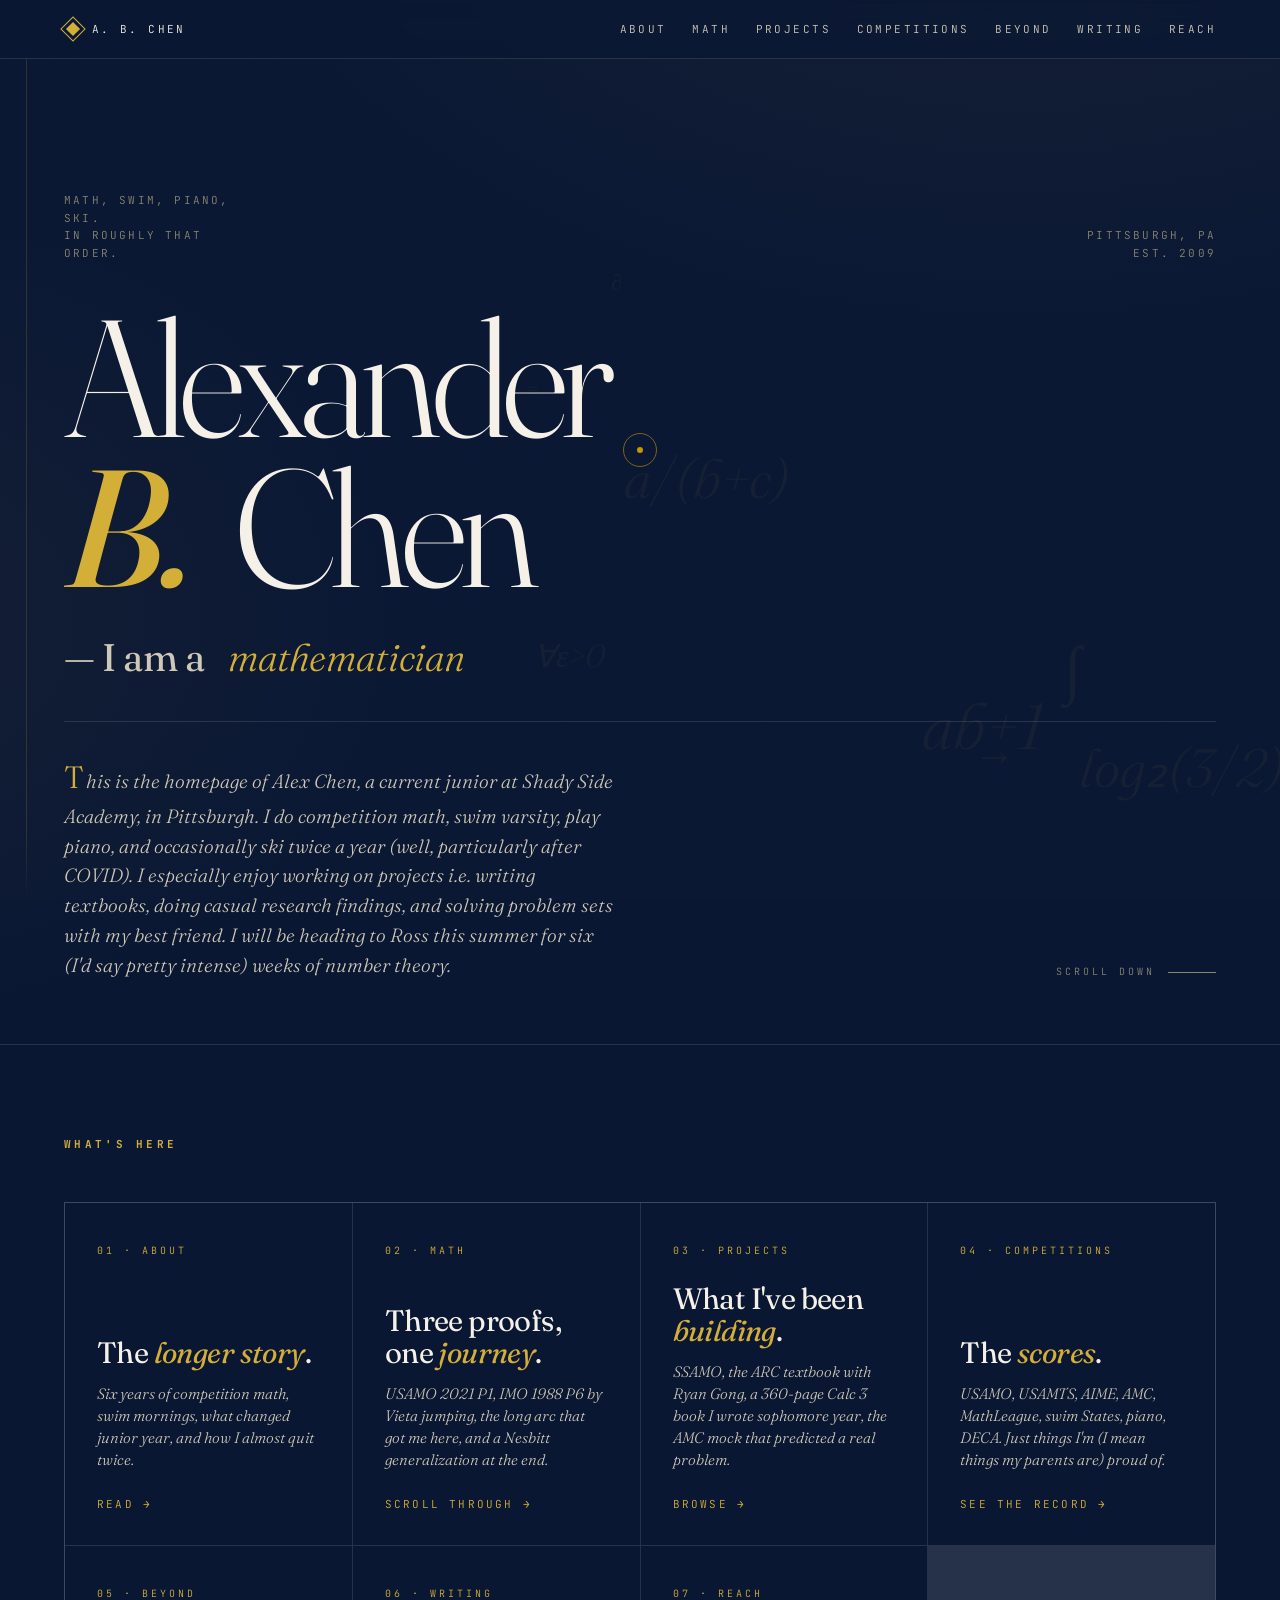
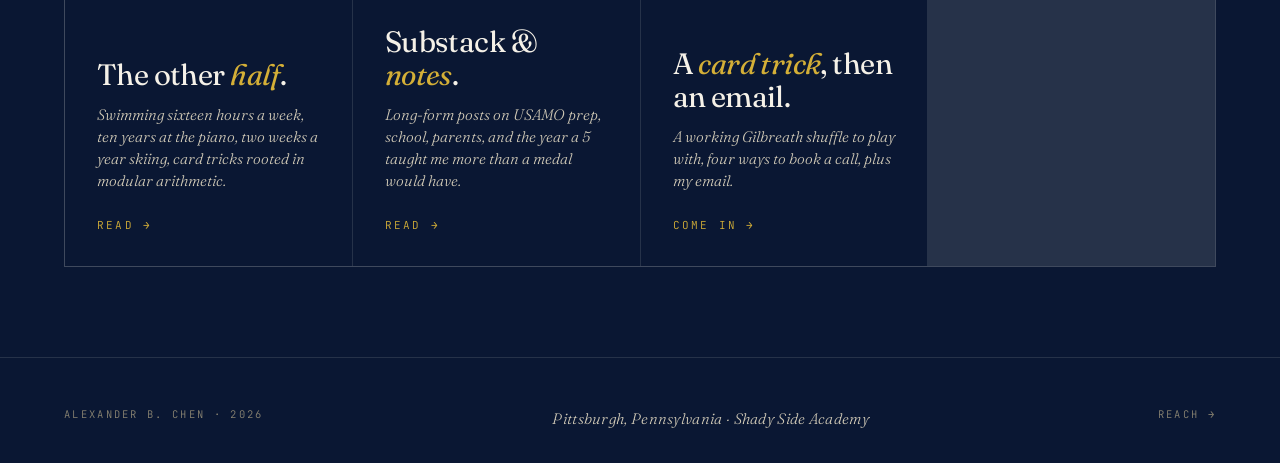
<file: index.html>
<!doctype html>
<html lang="en">
<head>
<meta charset="utf-8" />
<meta name="viewport" content="width=device-width, initial-scale=1, viewport-fit=cover" />
<title>Alexander B. Chen</title>
<meta name="description" content="Personal site of Alexander B. Chen — math, swimming, piano. Heading to the Ross Mathematics Program, summer 2026." />
<meta name="theme-color" content="#0a1733" />
<link rel="preconnect" href="https://fonts.googleapis.com" />
<link rel="preconnect" href="https://fonts.gstatic.com" crossorigin />
<link href="https://fonts.googleapis.com/css2?family=Fraunces:ital,opsz,wght@0,9..144,300;0,9..144,500;0,9..144,700;0,9..144,900;1,9..144,500&family=Inter:wght@300;400;500;600&family=JetBrains+Mono:wght@400;500&display=swap" rel="stylesheet" />
<link rel="stylesheet" href="styles.css" />
<style>
.hero{
  position:relative;
  min-height:100vh;
  padding:7rem var(--pad-x) 4rem;
  display:flex;flex-direction:column;justify-content:flex-end;
  overflow:hidden;
}
.hero-meta{
  display:flex;justify-content:space-between;align-items:flex-end;
  font-family:var(--mono);font-size:11px;letter-spacing:.2em;
  text-transform:uppercase;color:var(--paper-mute);
  margin-bottom:2.5rem;flex-wrap:wrap;gap:1.5rem;
}
.hero-meta .left{max-width:24ch;line-height:1.6}
.hero-meta .right{text-align:right}
.hero-name{
  font-family:var(--serif);
  font-weight:300;
  font-size:clamp(3.4rem, 13vw, 12rem);
  line-height:.9;
  letter-spacing:-.045em;
  margin:0 0 1.5rem;
  color:var(--paper);
}
.hero-name .ln{display:block;overflow:hidden;line-height:.9}
.hero-name .letter{
  display:inline-block;
  animation:letter-up 1.1s cubic-bezier(.16,1,.3,1) both;
  animation-delay:calc(var(--i,0) * 0.04s);
}
.hero-name .space{display:inline-block;width:.3em}
.hero-name .italic{font-style:italic;font-weight:500;color:var(--gold)}
@keyframes letter-up{
  0%{transform:translateY(110%);opacity:0}
  100%{transform:translateY(0);opacity:1}
}
.hero-tag{
  display:flex;align-items:baseline;flex-wrap:wrap;gap:.6em;
  font-family:var(--serif);font-style:italic;font-weight:300;
  font-size:clamp(1.4rem, 3vw, 2.4rem);
  letter-spacing:-.01em;margin:0 0 2rem;
  animation:fade-up 1s cubic-bezier(.16,1,.3,1) 1.1s both;
}
.hero-tag .em{font-style:normal;font-weight:400;color:var(--paper-dim)}
.hero-tag .em::before{content:"— "}
.role-slot{
  position:relative;display:inline-block;
  height:1.2em;overflow:hidden;
  vertical-align:baseline;min-width:13ch;
}
.role-slot .role{
  display:block;font-style:italic;color:var(--gold);
  white-space:nowrap;line-height:1.2em;
  animation:role-cycle 16s steps(1) infinite;
}
@keyframes role-cycle{
  0%,10.5%   {transform:translateY(0)}
  12.5%,22.5%{transform:translateY(-1.2em)}
  24.5%,34.5%{transform:translateY(-2.4em)}
  36.5%,46.5%{transform:translateY(-3.6em)}
  48.5%,58.5%{transform:translateY(-4.8em)}
  60.5%,70.5%{transform:translateY(-6em)}
  72.5%,82.5%{transform:translateY(-7.2em)}
  84.5%,94.5%{transform:translateY(-8.4em)}
  100%       {transform:translateY(-9.6em)}
}
@keyframes fade-up{
  0%{opacity:0;transform:translateY(20px)}
  100%{opacity:1;transform:none}
}
.hero-line{
  display:flex;justify-content:space-between;align-items:flex-end;
  gap:2rem;flex-wrap:wrap;
  border-top:1px solid var(--rule);padding-top:2rem;
  animation:fade-up 1s cubic-bezier(.16,1,.3,1) 1.4s both;
}
.hero-positioning{
  font-family:var(--serif);
  font-size:clamp(1.05rem, 1.5vw, 1.3rem);
  font-style:italic;color:var(--paper-dim);
  max-width:46ch;line-height:1.55;margin:0;
}
.hero-positioning::first-letter{
  font-size:1.6em;font-style:normal;color:var(--gold);margin-right:.05em;
}
.hero-scroll-hint{
  font-family:var(--mono);font-size:10px;
  letter-spacing:.3em;text-transform:uppercase;
  color:var(--paper-mute);display:flex;align-items:center;gap:.8rem;
}
.hero-scroll-hint .line{
  display:inline-block;width:48px;height:1px;
  background:var(--paper-mute);position:relative;overflow:hidden;
}
.hero-scroll-hint .line::after{
  content:"";position:absolute;inset:0;background:var(--gold);
  transform:translateX(-100%);
  animation:scroll-hint 2.4s cubic-bezier(.2,.7,.2,1) infinite;
}
@keyframes scroll-hint{
  0%{transform:translateX(-100%)}
  50%{transform:translateX(0)}
  100%{transform:translateX(100%)}
}
.index{
  padding:var(--pad-y) var(--pad-x);
  border-top:1px solid var(--rule);position:relative;
}
.index h2{
  font-family:var(--mono);font-size:11px;
  letter-spacing:.3em;text-transform:uppercase;
  color:var(--gold);margin:0 0 3rem;
}
.index-grid{
  display:grid;
  grid-template-columns:repeat(auto-fit, minmax(280px, 1fr));
  gap:1px;background:var(--rule);
  border:1px solid var(--rule);
}
.index-card{
  background:var(--ink-1);padding:2.5rem 2rem 2rem;
  display:flex;flex-direction:column;min-height:240px;
  position:relative;color:inherit;
  transition:background .35s var(--ease), padding-left .35s var(--ease);
}
.index-card:hover{background:var(--ink-2);padding-left:2.4rem}
.index-card .num{
  font-family:var(--mono);font-size:10px;letter-spacing:.3em;
  text-transform:uppercase;color:var(--gold);margin-bottom:auto;
}
.index-card h3{
  font-family:var(--serif);font-weight:400;
  font-size:clamp(1.6rem, 2.3vw, 2rem);
  line-height:1.1;letter-spacing:-.02em;margin:1.5rem 0 .8rem;
}
.index-card h3 .italic{font-style:italic;color:var(--gold)}
.index-card p{
  font-family:var(--serif);font-style:italic;font-size:.95rem;
  color:var(--paper-dim);margin:0;line-height:1.45;max-width:32ch;
}
.index-card .arrow{
  margin-top:1.5rem;font-family:var(--mono);font-size:11px;
  letter-spacing:.2em;color:var(--gold);text-transform:uppercase;
  display:inline-flex;gap:.5rem;align-items:center;
  transition:gap .3s var(--ease);
}
.index-card:hover .arrow{gap:.9rem}
</style>
</head>
<body>
<div class="bg-symbols" aria-hidden="true"></div>
<div class="margin-trace" aria-hidden="true"><div class="fill"></div></div>
<div class="cursor-ring" aria-hidden="true"></div>
<div class="cursor-dot" aria-hidden="true"></div>
<header class="site-header">
  <a class="brand" href="index.html" data-cursor="hover">
    <span class="brand-mark" aria-hidden="true"></span>
    <span>A. B. Chen</span>
  </a>
  <nav>
    <ul class="nav-list">
      <li><a href="about.html">About</a></li>
      <li><a href="math.html">Math</a></li>
      <li><a href="projects.html">Projects</a></li>
      <li><a href="competitions.html">Competitions</a></li>
      <li><a href="beyond.html">Beyond</a></li>
      <li><a href="writing.html">Writing</a></li>
      <li><a href="reach.html">Reach</a></li>
    </ul>
  </nav>
</header>
<main>
<section class="hero">
  <div class="hero-meta">
    <span class="left">Math, swim, piano, ski.<br/>In roughly that order.</span>
    <span class="right">Pittsburgh, PA<br/>est. 2009</span>
  </div>
  <h1 class="hero-name" aria-label="Alexander B. Chen">
    <span class="ln">
      <span class="letter" style="--i:0">A</span><span class="letter" style="--i:1">l</span><span class="letter" style="--i:2">e</span><span class="letter" style="--i:3">x</span><span class="letter" style="--i:4">a</span><span class="letter" style="--i:5">n</span><span class="letter" style="--i:6">d</span><span class="letter" style="--i:7">e</span><span class="letter" style="--i:8">r</span>
    </span>
    <span class="ln">
      <span class="letter italic" style="--i:9">B</span><span class="letter italic" style="--i:10">.</span><span class="space"></span><span class="letter" style="--i:11">C</span><span class="letter" style="--i:12">h</span><span class="letter" style="--i:13">e</span><span class="letter" style="--i:14">n</span>
    </span>
  </h1>
  <p class="hero-tag">
    <span class="em">I am a</span>
    <span class="role-slot" aria-live="polite">
      <span class="role">mathematician<br/>swimmer<br/>pianist<br/>skier<br/>writer<br/>problem-solver<br/>kid trying<br/>mathematician</span>
    </span>
  </p>
  <div class="hero-line">
    <p class="hero-positioning">
      This is the homepage of Alex Chen, a current junior at Shady Side Academy, in Pittsburgh. I do competition math, swim varsity, play piano, and occasionally ski twice a year (well, particularly after COVID). I especially enjoy working on projects i.e. writing textbooks, doing casual research findings, and solving problem sets with my best friend. I will be heading to <em>Ross</em> this summer for six (I'd say pretty intense) weeks of number theory.
    </p>
    <div class="hero-scroll-hint">
      <span>Scroll down</span>
      <span class="line" aria-hidden="true"></span>
    </div>
  </div>
</section>
<section class="index">
  <h2>What's here</h2>
  <div class="index-grid">
    <a href="about.html" class="index-card" data-reveal data-cursor="hover">
      <span class="num">01 · About</span>
      <h3>The <span class="italic">longer story</span>.</h3>
      <p>Six years of competition math, swim mornings, what changed junior year, and how I almost quit twice.</p>
      <span class="arrow">read &rarr;</span>
    </a>
    <a href="math.html" class="index-card" data-reveal data-delay="1" data-cursor="hover">
      <span class="num">02 · Math</span>
      <h3>Three proofs, one <span class="italic">journey</span>.</h3>
      <p>USAMO 2021 P1, IMO 1988 P6 by Vieta jumping, the long arc that got me here, and a Nesbitt generalization at the end.</p>
      <span class="arrow">scroll through &rarr;</span>
    </a>
    <a href="projects.html" class="index-card" data-reveal data-delay="2" data-cursor="hover">
      <span class="num">03 · Projects</span>
      <h3>What I've been <span class="italic">building</span>.</h3>
      <p>SSAMO, the ARC textbook with Ryan Gong, a 360-page Calc 3 book I wrote sophomore year, the AMC mock that predicted a real problem.</p>
      <span class="arrow">browse &rarr;</span>
    </a>
    <a href="competitions.html" class="index-card" data-reveal data-delay="3" data-cursor="hover">
      <span class="num">04 · Competitions</span>
      <h3>The <span class="italic">scores</span>.</h3>
      <p>USAMO, USAMTS, AIME, AMC, MathLeague, swim States, piano, DECA. Just things I'm (I mean things my parents are) proud of.</p>
      <span class="arrow">see the record &rarr;</span>
    </a>
    <a href="beyond.html" class="index-card" data-reveal data-delay="4" data-cursor="hover">
      <span class="num">05 · Beyond</span>
      <h3>The other <span class="italic">half</span>.</h3>
      <p>Swimming sixteen hours a week, ten years at the piano, two weeks a year skiing, card tricks rooted in modular arithmetic.</p>
      <span class="arrow">read &rarr;</span>
    </a>
    <a href="writing.html" class="index-card" data-reveal data-delay="5" data-cursor="hover">
      <span class="num">06 · Writing</span>
      <h3>Substack &amp; <span class="italic">notes</span>.</h3>
      <p>Long-form posts on USAMO prep, school, parents, and the year a 5 taught me more than a medal would have.</p>
      <span class="arrow">read &rarr;</span>
    </a>
    <a href="reach.html" class="index-card" data-reveal data-cursor="hover">
      <span class="num">07 · Reach</span>
      <h3>A <span class="italic">card trick</span>, then an email.</h3>
      <p>A working Gilbreath shuffle to play with, four ways to book a call, plus my email.</p>
      <span class="arrow">come in &rarr;</span>
    </a>
  </div>
</section>
</main>
<footer>
  <div>Alexander B. Chen · 2026</div>
  <div class="colophon">Pittsburgh, Pennsylvania · Shady Side Academy</div>
  <div><a href="reach.html" data-cursor="hover">Reach &rarr;</a></div>
</footer>
<script defer src="site.js"></script>
</body>
</html>
</file>
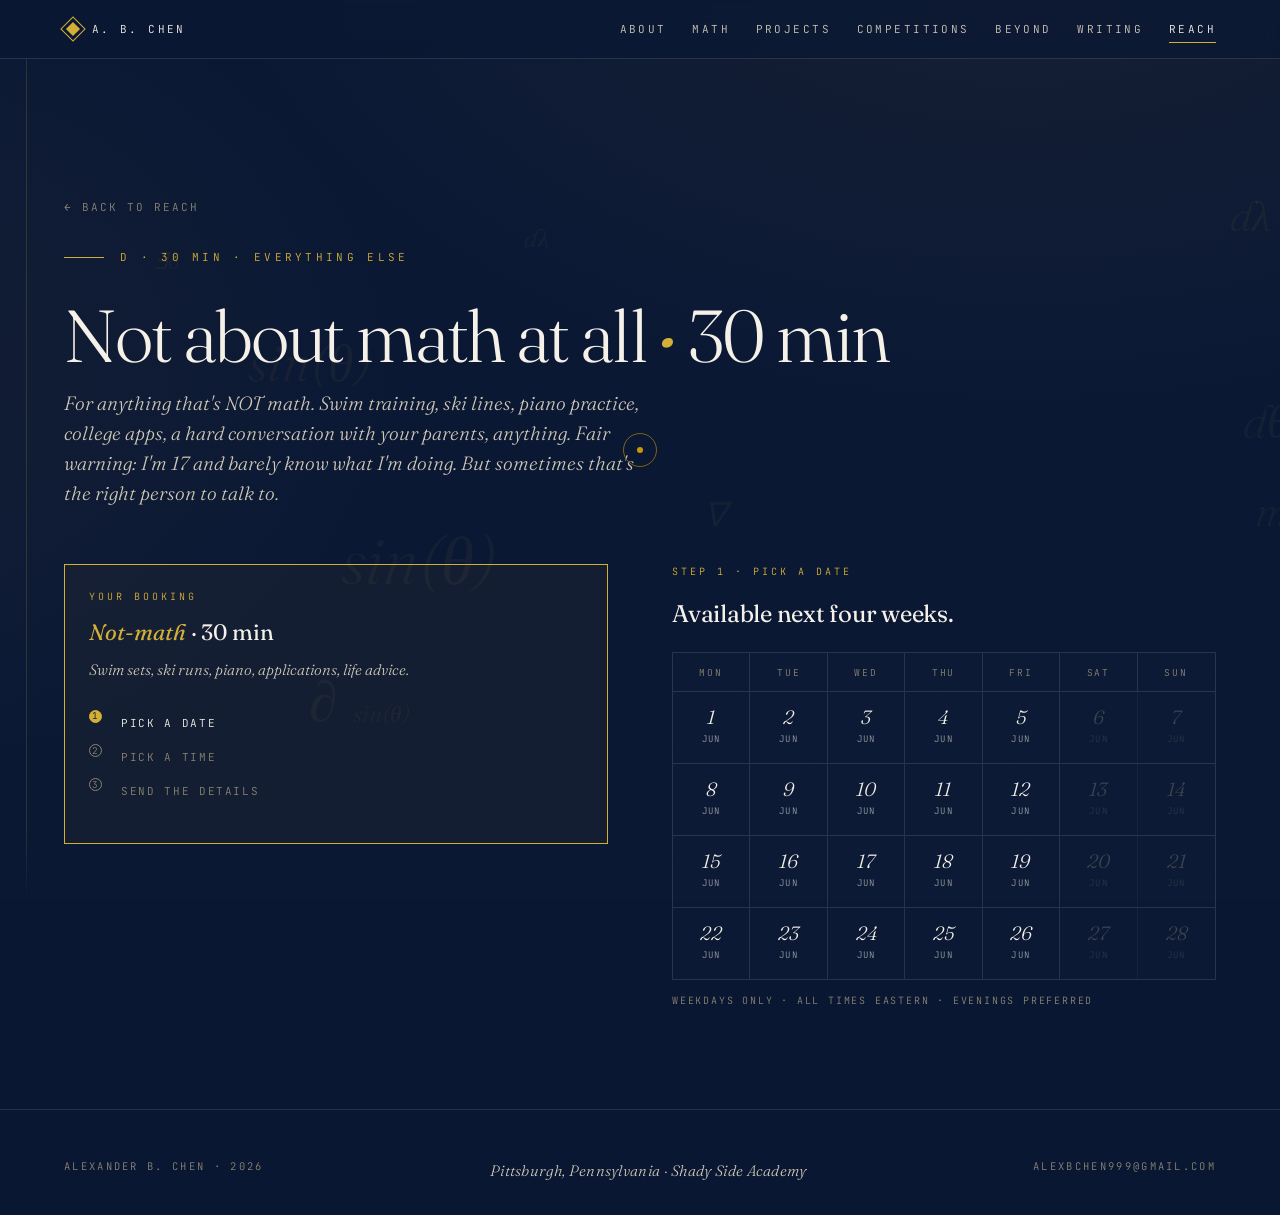
<file: book-anything.html>
<!doctype html>
<html lang="en">
<head>
<meta charset="utf-8" />
<meta name="viewport" content="width=device-width, initial-scale=1, viewport-fit=cover" />
<title>Not about math at all · 30 min — Alexander B. Chen</title>
<meta name="description" content="Book a call: Not-math" />
<meta name="theme-color" content="#0a1733" />
<link rel="preconnect" href="https://fonts.googleapis.com" />
<link rel="preconnect" href="https://fonts.gstatic.com" crossorigin />
<link href="https://fonts.googleapis.com/css2?family=Fraunces:ital,opsz,wght@0,9..144,300;0,9..144,500;0,9..144,700;0,9..144,900;1,9..144,500&family=Inter:wght@300;400;500;600&family=JetBrains+Mono:wght@400;500&display=swap" rel="stylesheet" />
<link rel="stylesheet" href="styles.css" />
<style>
.book-intro{padding:7rem var(--pad-x) 2.5rem}
.back-link{
  font-family:var(--mono);font-size:11px;
  letter-spacing:.18em;text-transform:uppercase;
  color:var(--paper-mute);
  display:inline-flex;align-items:center;gap:.5rem;
  margin-bottom:2rem;
  transition:color .3s var(--ease), gap .3s var(--ease);
}
.back-link:hover{color:var(--gold);gap:.8rem}

.book-intro h1{
  font-family:var(--serif);font-weight:300;
  font-size:clamp(2.4rem, 6vw, 4.6rem);
  line-height:1.02;letter-spacing:-.03em;
  margin:0 0 1rem;max-width:22ch;
}
.book-intro h1 .italic{font-style:italic;color:var(--gold);font-weight:500}
.book-intro .lead{
  font-family:var(--serif);font-style:italic;
  font-size:clamp(1.05rem, 1.5vw, 1.25rem);
  color:var(--paper-dim);max-width:48ch;margin:0;line-height:1.55;
}

.book-grid{
  display:grid;
  grid-template-columns:1fr 1fr;
  gap:clamp(2rem, 5vw, 4rem);
  padding:1rem var(--pad-x) var(--pad-y);
  align-items:start;
}
@media (max-width:980px){.book-grid{grid-template-columns:1fr}}

.book-side{
  position:sticky;top:7rem;
}
@media (max-width:980px){.book-side{position:static}}

.book-summary{
  border:1px solid var(--gold);
  background:rgba(212,175,55,0.04);
  padding:1.5rem;
}
.book-summary .tag{
  font-family:var(--mono);font-size:10px;
  letter-spacing:.3em;text-transform:uppercase;
  color:var(--gold);margin-bottom:.8rem;
}
.book-summary h2{
  font-family:var(--serif);font-weight:400;
  font-size:1.4rem;line-height:1.2;margin:0 0 .8rem;
}
.book-summary h2 .italic{font-style:italic;color:var(--gold)}
.book-summary p{
  font-family:var(--serif);font-style:italic;font-size:.95rem;
  color:var(--paper-dim);margin:0;line-height:1.55;
}

.book-steps{
  margin-top:1.5rem;list-style:none;padding:0;
  font-family:var(--mono);font-size:11px;
  letter-spacing:.15em;text-transform:uppercase;color:var(--paper-mute);
}
.book-steps li{
  padding:.5rem 0;padding-left:2rem;position:relative;
}
.book-steps li::before{
  content:attr(data-step);
  position:absolute;left:0;top:.4em;
  width:1.4em;height:1.4em;
  border:1px solid var(--paper-mute);border-radius:50%;
  font-size:.85em;display:flex;align-items:center;justify-content:center;
}
.book-steps li.active{color:var(--paper)}
.book-steps li.active::before{
  background:var(--gold);color:var(--ink-1);
  border-color:var(--gold);
}
.book-steps li.done{color:var(--paper-dim)}
.book-steps li.done::before{
  background:rgba(212,175,55,0.3);
  border-color:var(--gold);
  content:"\2713";
}

/* ============================================================
   CALENDAR
============================================================ */
.book-main{display:flex;flex-direction:column;gap:2rem}
.cal-block .step-label{
  font-family:var(--mono);font-size:10px;
  letter-spacing:.3em;text-transform:uppercase;
  color:var(--gold);margin-bottom:.8rem;
}
.cal-block h3{
  font-family:var(--serif);font-weight:400;
  font-size:1.5rem;margin:0 0 1.2rem;
  letter-spacing:-.01em;
}

.cal-month{
  border:1px solid var(--rule);
  background:rgba(255,255,255,0.01);
}
.cal-head{
  display:grid;grid-template-columns:repeat(7, 1fr);
  font-family:var(--mono);font-size:9.5px;
  letter-spacing:.2em;text-transform:uppercase;
  color:var(--paper-mute);
  border-bottom:1px solid var(--rule);
}
.cal-head > div{
  padding:.7rem .3rem;text-align:center;
  border-right:1px solid var(--rule);
}
.cal-head > div:last-child{border-right:none}
.cal-week{
  display:grid;grid-template-columns:repeat(7, 1fr);
  border-bottom:1px solid var(--rule);
}
.cal-week:last-child{border-bottom:none}
.cal-day{
  border:none;border-right:1px solid var(--rule);
  background:transparent;
  padding:1rem .4rem;
  cursor:pointer;
  display:flex;flex-direction:column;align-items:center;justify-content:center;
  min-height:64px;
  font-family:var(--mono);
  color:var(--paper);
  transition:background .25s var(--ease), color .25s var(--ease);
  position:relative;
}
.cal-day:last-child{border-right:none}
.cal-day:hover:not(:disabled){background:rgba(212,175,55,0.06);color:var(--gold)}
.cal-day.selected{
  background:var(--gold);color:var(--ink-1);
}
.cal-day:disabled{
  color:var(--paper-mute);opacity:.4;cursor:not-allowed;
}
.cal-num{font-size:1.2rem;font-family:var(--serif);font-style:italic;line-height:1}
.cal-mo{font-size:9px;letter-spacing:.15em;text-transform:uppercase;margin-top:.3rem;opacity:.6}

/* TIME SLOTS */
.times-block{display:none}
.times-block.shown{display:block}
.times-grid{
  display:grid;
  grid-template-columns:repeat(auto-fit, minmax(110px, 1fr));
  gap:.5rem;
  margin-top:1rem;
}
.time-btn{
  font-family:var(--mono);font-size:11px;
  letter-spacing:.12em;
  padding:.75rem .5rem;
  border:1px solid var(--rule);
  background:transparent;color:var(--paper);
  cursor:pointer;
  transition:border-color .25s var(--ease), background .25s var(--ease), color .25s var(--ease);
}
.time-btn:hover{border-color:var(--gold);color:var(--gold)}
.time-btn.selected{
  background:var(--gold);color:var(--ink-1);border-color:var(--gold);
}

/* FORM */
.form-block{display:none}
.form-block.shown{display:block}
.form-block label{
  display:block;
  font-family:var(--mono);font-size:10px;
  letter-spacing:.22em;text-transform:uppercase;
  color:var(--paper-mute);margin-bottom:.5rem;margin-top:1rem;
}
.form-block input,.form-block textarea{
  width:100%;
  background:transparent;
  border:1px solid var(--rule);
  padding:.9rem 1rem;
  font-family:var(--mono);font-size:12.5px;
  color:var(--paper);letter-spacing:.04em;
  transition:border-color .25s var(--ease);
}
.form-block textarea{
  font-family:var(--serif);font-style:italic;font-size:1rem;
  letter-spacing:0;resize:vertical;min-height:90px;
}
.form-block input:focus,.form-block textarea:focus{
  outline:none;border-color:var(--gold);
}
.form-block .submit{
  margin-top:1.4rem;
  padding:1.1rem 1.5rem;
  background:var(--gold);color:var(--ink-1);
  font-family:var(--mono);font-size:11.5px;
  letter-spacing:.25em;text-transform:uppercase;font-weight:500;
  border:1px solid var(--gold);cursor:pointer;
  width:100%;
  transition:background .25s var(--ease), color .25s var(--ease);
}
.form-block .submit:hover{background:transparent;color:var(--gold)}
.form-block .summary-line{
  margin-top:1rem;padding:1rem;
  border:1px solid var(--rule);
  background:rgba(212,175,55,0.04);
  font-family:var(--mono);font-size:11px;
  letter-spacing:.15em;text-transform:uppercase;
  color:var(--paper-dim);line-height:1.7;
}
.form-block .summary-line strong{color:var(--gold);font-weight:500}
</style>
</head>
<body>

<div class="bg-symbols" aria-hidden="true"></div>
<div class="margin-trace" aria-hidden="true"><div class="fill"></div></div>
<div class="cursor-ring" aria-hidden="true"></div>
<div class="cursor-dot" aria-hidden="true"></div>

<header class="site-header">
  <a class="brand" href="index.html" data-cursor="hover">
    <span class="brand-mark" aria-hidden="true"></span>
    <span>A. B. Chen</span>
  </a>
  <nav>
    <ul class="nav-list">
      <li><a href="about.html">About</a></li>
      <li><a href="math.html">Math</a></li>
      <li><a href="projects.html">Projects</a></li>
      <li><a href="competitions.html">Competitions</a></li>
      <li><a href="beyond.html">Beyond</a></li>
      <li><a href="writing.html">Writing</a></li>
      <li><a href="reach.html" aria-current="page">Reach</a></li>
    </ul>
  </nav>
</header>

<main>
<section class="book-intro">
  <a class="back-link" href="reach.html" data-cursor="hover">← back to reach</a>
  <p class="page-eyebrow">d · 30 min · everything else</p>
  <h1>Not about math at all <span class="italic">·</span> 30 min</h1>
  <p class="lead">For anything that's NOT math. Swim training, ski lines, piano practice, college apps, a hard conversation with your parents, anything. Fair warning: I'm 17 and barely know what I'm doing. But sometimes that's the right person to talk to.</p>
</section>

<div class="book-grid">

  <aside class="book-side">
    <div class="book-summary">
      <div class="tag">your booking</div>
      <h2><span class="italic">Not-math</span> · 30 min</h2>
      <p>Swim sets, ski runs, piano, applications, life advice.</p>
      <ul class="book-steps" id="bookSteps">
        <li data-step="1" class="active">Pick a date</li>
        <li data-step="2">Pick a time</li>
        <li data-step="3">Send the details</li>
      </ul>
    </div>
  </aside>

  <div class="book-main">

    <div class="cal-block">
      <div class="step-label">step 1 · pick a date</div>
      <h3>Available next four weeks.</h3>
      <div class="cal-month">
  <div class="cal-head">
    <div>Mon</div>
    <div>Tue</div>
    <div>Wed</div>
    <div>Thu</div>
    <div>Fri</div>
    <div>Sat</div>
    <div>Sun</div>
  </div>
  <div class="cal-week">
    <button type="button" class="cal-day" data-date="2026-06-01" >
      <span class="cal-num">1</span>
      <span class="cal-mo">Jun</span>
    </button>
    <button type="button" class="cal-day" data-date="2026-06-02" >
      <span class="cal-num">2</span>
      <span class="cal-mo">Jun</span>
    </button>
    <button type="button" class="cal-day" data-date="2026-06-03" >
      <span class="cal-num">3</span>
      <span class="cal-mo">Jun</span>
    </button>
    <button type="button" class="cal-day" data-date="2026-06-04" >
      <span class="cal-num">4</span>
      <span class="cal-mo">Jun</span>
    </button>
    <button type="button" class="cal-day" data-date="2026-06-05" >
      <span class="cal-num">5</span>
      <span class="cal-mo">Jun</span>
    </button>
    <button type="button" class="cal-day disabled" data-date="2026-06-06" disabled>
      <span class="cal-num">6</span>
      <span class="cal-mo">Jun</span>
    </button>
    <button type="button" class="cal-day disabled" data-date="2026-06-07" disabled>
      <span class="cal-num">7</span>
      <span class="cal-mo">Jun</span>
    </button>
  </div>
  <div class="cal-week">
    <button type="button" class="cal-day" data-date="2026-06-08" >
      <span class="cal-num">8</span>
      <span class="cal-mo">Jun</span>
    </button>
    <button type="button" class="cal-day" data-date="2026-06-09" >
      <span class="cal-num">9</span>
      <span class="cal-mo">Jun</span>
    </button>
    <button type="button" class="cal-day" data-date="2026-06-10" >
      <span class="cal-num">10</span>
      <span class="cal-mo">Jun</span>
    </button>
    <button type="button" class="cal-day" data-date="2026-06-11" >
      <span class="cal-num">11</span>
      <span class="cal-mo">Jun</span>
    </button>
    <button type="button" class="cal-day" data-date="2026-06-12" >
      <span class="cal-num">12</span>
      <span class="cal-mo">Jun</span>
    </button>
    <button type="button" class="cal-day disabled" data-date="2026-06-13" disabled>
      <span class="cal-num">13</span>
      <span class="cal-mo">Jun</span>
    </button>
    <button type="button" class="cal-day disabled" data-date="2026-06-14" disabled>
      <span class="cal-num">14</span>
      <span class="cal-mo">Jun</span>
    </button>
  </div>
  <div class="cal-week">
    <button type="button" class="cal-day" data-date="2026-06-15" >
      <span class="cal-num">15</span>
      <span class="cal-mo">Jun</span>
    </button>
    <button type="button" class="cal-day" data-date="2026-06-16" >
      <span class="cal-num">16</span>
      <span class="cal-mo">Jun</span>
    </button>
    <button type="button" class="cal-day" data-date="2026-06-17" >
      <span class="cal-num">17</span>
      <span class="cal-mo">Jun</span>
    </button>
    <button type="button" class="cal-day" data-date="2026-06-18" >
      <span class="cal-num">18</span>
      <span class="cal-mo">Jun</span>
    </button>
    <button type="button" class="cal-day" data-date="2026-06-19" >
      <span class="cal-num">19</span>
      <span class="cal-mo">Jun</span>
    </button>
    <button type="button" class="cal-day disabled" data-date="2026-06-20" disabled>
      <span class="cal-num">20</span>
      <span class="cal-mo">Jun</span>
    </button>
    <button type="button" class="cal-day disabled" data-date="2026-06-21" disabled>
      <span class="cal-num">21</span>
      <span class="cal-mo">Jun</span>
    </button>
  </div>
  <div class="cal-week">
    <button type="button" class="cal-day" data-date="2026-06-22" >
      <span class="cal-num">22</span>
      <span class="cal-mo">Jun</span>
    </button>
    <button type="button" class="cal-day" data-date="2026-06-23" >
      <span class="cal-num">23</span>
      <span class="cal-mo">Jun</span>
    </button>
    <button type="button" class="cal-day" data-date="2026-06-24" >
      <span class="cal-num">24</span>
      <span class="cal-mo">Jun</span>
    </button>
    <button type="button" class="cal-day" data-date="2026-06-25" >
      <span class="cal-num">25</span>
      <span class="cal-mo">Jun</span>
    </button>
    <button type="button" class="cal-day" data-date="2026-06-26" >
      <span class="cal-num">26</span>
      <span class="cal-mo">Jun</span>
    </button>
    <button type="button" class="cal-day disabled" data-date="2026-06-27" disabled>
      <span class="cal-num">27</span>
      <span class="cal-mo">Jun</span>
    </button>
    <button type="button" class="cal-day disabled" data-date="2026-06-28" disabled>
      <span class="cal-num">28</span>
      <span class="cal-mo">Jun</span>
    </button>
  </div>
</div>

      <p style="font-family:var(--mono);font-size:10px;letter-spacing:.18em;color:var(--paper-mute);margin-top:.8rem;text-transform:uppercase">weekdays only · all times eastern · evenings preferred</p>
    </div>

    <div class="times-block" id="timesBlock">
      <div class="step-label">step 2 · pick a time</div>
      <h3>Evening slots, <span style="color:var(--paper-dim);font-style:italic;font-weight:300">Eastern Time</span>.</h3>
      <div class="times-grid" id="timesGrid">
        <button type="button" class="time-btn" data-time="4:30 PM">4:30 PM</button>
        <button type="button" class="time-btn" data-time="5:00 PM">5:00 PM</button>
        <button type="button" class="time-btn" data-time="6:00 PM">6:00 PM</button>
        <button type="button" class="time-btn" data-time="7:00 PM">7:00 PM</button>
        <button type="button" class="time-btn" data-time="7:30 PM">7:30 PM</button>
        <button type="button" class="time-btn" data-time="8:00 PM">8:00 PM</button>
      </div>
    </div>

    <div class="form-block" id="formBlock">
      <div class="step-label">step 3 · send the details</div>
      <h3>Last bit. I write back within a day or two.</h3>

      <form id="bookForm" action="mailto:alexbchen999@gmail.com" method="post" enctype="text/plain">
        <input type="hidden" name="topic" value="Not-math" />
        <input type="hidden" name="duration" value="30 min" />
        <input type="hidden" name="date" id="hidDate" value="" />
        <input type="hidden" name="time" id="hidTime" value="" />

        <label for="bookName">Your name</label>
        <input type="text" name="name" id="bookName" placeholder="alex chen" required />

        <label for="bookEmail">Your email</label>
        <input type="email" name="email" id="bookEmail" placeholder="you@example.com" required />

        <label for="bookNote">What's on your mind</label>
        <textarea name="note" id="bookNote" rows="4" placeholder="What's on your mind?"></textarea>

        <div class="summary-line">
          <strong>booking summary:</strong><br/>
          <span id="sumDate">— · pick a date</span><br/>
          <span id="sumTime">— · pick a time</span><br/>
          topic: <strong>Not-math</strong> · duration: <strong>30 min</strong>
        </div>

        <button type="submit" class="submit">Send the request →</button>
      </form>
    </div>

  </div>
</div>
</main>

<footer>
  <div>Alexander B. Chen · 2026</div>
  <div class="colophon">Pittsburgh, Pennsylvania · Shady Side Academy</div>
  <div><a href="mailto:alexbchen999@gmail.com" data-cursor="hover">alexbchen999@gmail.com</a></div>
</footer>

<script defer src="site.js"></script>
<script>
(function(){
  'use strict';
  const days = document.querySelectorAll('.cal-day');
  const timesBlock = document.getElementById('timesBlock');
  const timesGrid = document.getElementById('timesGrid');
  const formBlock = document.getElementById('formBlock');
  const hidDate = document.getElementById('hidDate');
  const hidTime = document.getElementById('hidTime');
  const sumDate = document.getElementById('sumDate');
  const sumTime = document.getElementById('sumTime');
  const steps = document.querySelectorAll('#bookSteps li');
  const form = document.getElementById('bookForm');

  let chosenDate = null, chosenTime = null;

  function fmt(iso){
    const d = new Date(iso + 'T00:00:00');
    return d.toLocaleDateString('en-US', { weekday:'long', month:'long', day:'numeric' });
  }

  function updateSteps(){
    steps.forEach(s=>s.classList.remove('active','done'));
    if (chosenDate && chosenTime){
      steps[0].classList.add('done');
      steps[1].classList.add('done');
      steps[2].classList.add('active');
    } else if (chosenDate){
      steps[0].classList.add('done');
      steps[1].classList.add('active');
    } else {
      steps[0].classList.add('active');
    }
  }

  days.forEach(d=>{
    d.addEventListener('click', ()=>{
      if (d.disabled) return;
      days.forEach(x=>x.classList.remove('selected'));
      d.classList.add('selected');
      chosenDate = d.dataset.date;
      hidDate.value = chosenDate;
      sumDate.innerHTML = '<strong>date:</strong> ' + fmt(chosenDate);
      timesBlock.classList.add('shown');
      timesBlock.scrollIntoView({behavior:'smooth', block:'start'});
      updateSteps();
    });
  });

  document.querySelectorAll('.time-btn').forEach(b=>{
    b.addEventListener('click', ()=>{
      document.querySelectorAll('.time-btn').forEach(x=>x.classList.remove('selected'));
      b.classList.add('selected');
      chosenTime = b.dataset.time;
      hidTime.value = chosenTime;
      sumTime.innerHTML = '<strong>time:</strong> ' + chosenTime + ' ET';
      formBlock.classList.add('shown');
      formBlock.scrollIntoView({behavior:'smooth', block:'start'});
      updateSteps();
    });
  });

  // Customize the mailto subject on form submit
  form.addEventListener('submit', (e)=>{
    if (!chosenDate || !chosenTime){
      e.preventDefault();
      alert('Pick a date and time first.');
      return;
    }
    const subject = encodeURIComponent('Call request · not-math · ' + fmt(chosenDate) + ' @ ' + chosenTime + ' ET');
    form.action = 'mailto:alexbchen999@gmail.com?subject=' + subject;
  });
})();
</script>
</body>
</html>
</file>
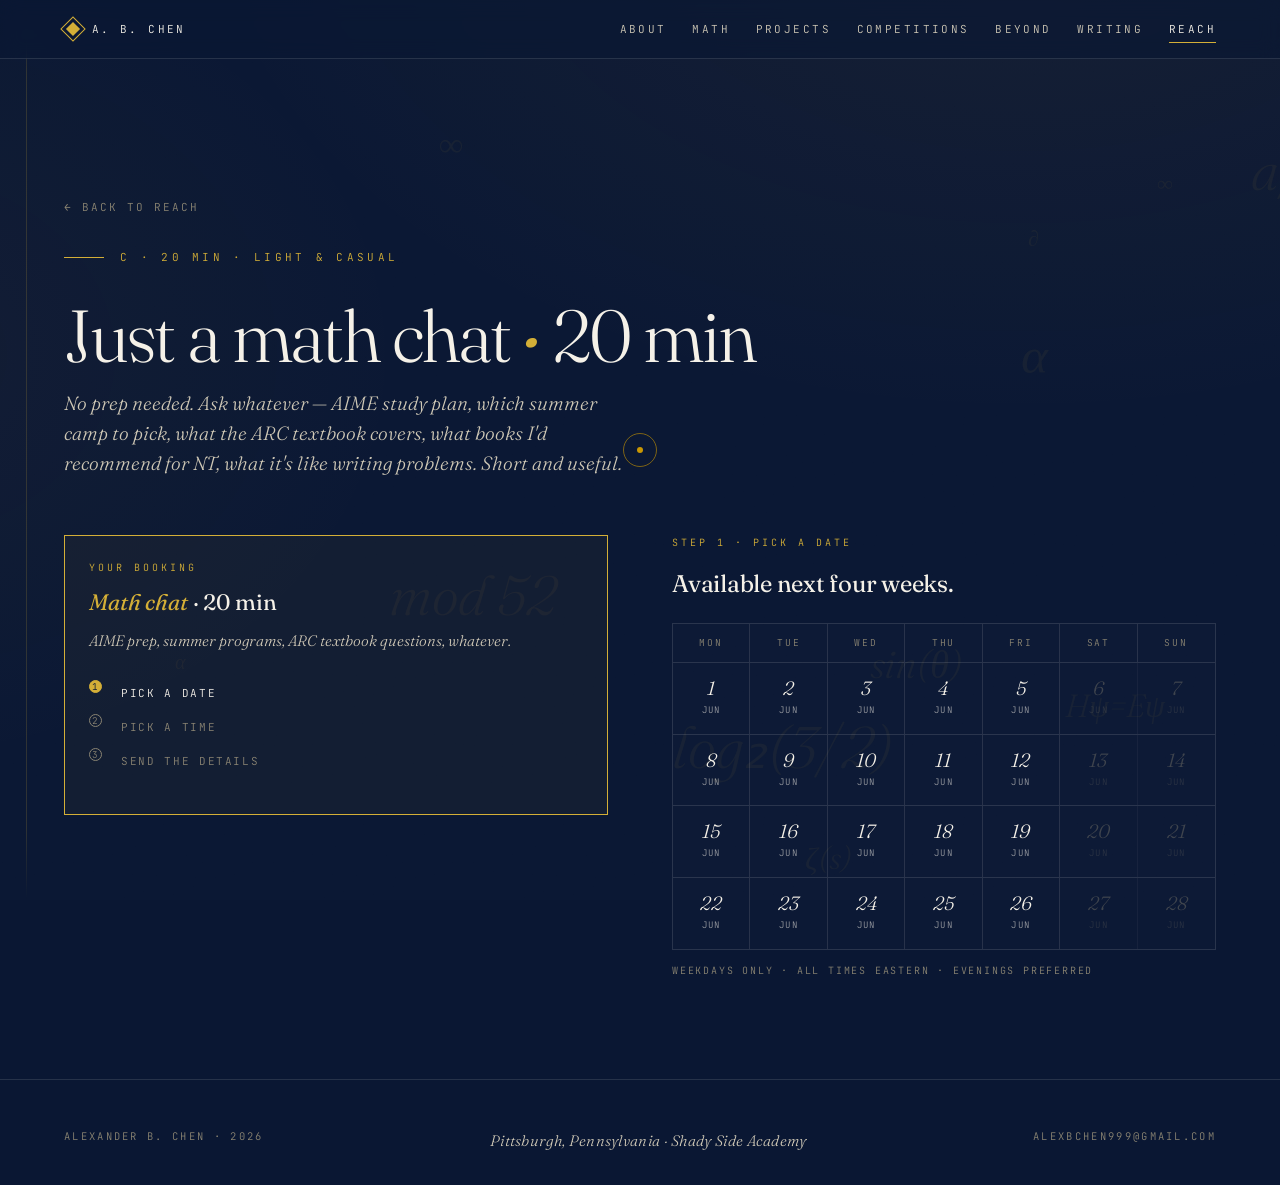
<file: book-chat.html>
<!doctype html>
<html lang="en">
<head>
<meta charset="utf-8" />
<meta name="viewport" content="width=device-width, initial-scale=1, viewport-fit=cover" />
<title>Just a math chat · 20 min — Alexander B. Chen</title>
<meta name="description" content="Book a call: Math chat" />
<meta name="theme-color" content="#0a1733" />
<link rel="preconnect" href="https://fonts.googleapis.com" />
<link rel="preconnect" href="https://fonts.gstatic.com" crossorigin />
<link href="https://fonts.googleapis.com/css2?family=Fraunces:ital,opsz,wght@0,9..144,300;0,9..144,500;0,9..144,700;0,9..144,900;1,9..144,500&family=Inter:wght@300;400;500;600&family=JetBrains+Mono:wght@400;500&display=swap" rel="stylesheet" />
<link rel="stylesheet" href="styles.css" />
<style>
.book-intro{padding:7rem var(--pad-x) 2.5rem}
.back-link{
  font-family:var(--mono);font-size:11px;
  letter-spacing:.18em;text-transform:uppercase;
  color:var(--paper-mute);
  display:inline-flex;align-items:center;gap:.5rem;
  margin-bottom:2rem;
  transition:color .3s var(--ease), gap .3s var(--ease);
}
.back-link:hover{color:var(--gold);gap:.8rem}

.book-intro h1{
  font-family:var(--serif);font-weight:300;
  font-size:clamp(2.4rem, 6vw, 4.6rem);
  line-height:1.02;letter-spacing:-.03em;
  margin:0 0 1rem;max-width:22ch;
}
.book-intro h1 .italic{font-style:italic;color:var(--gold);font-weight:500}
.book-intro .lead{
  font-family:var(--serif);font-style:italic;
  font-size:clamp(1.05rem, 1.5vw, 1.25rem);
  color:var(--paper-dim);max-width:48ch;margin:0;line-height:1.55;
}

.book-grid{
  display:grid;
  grid-template-columns:1fr 1fr;
  gap:clamp(2rem, 5vw, 4rem);
  padding:1rem var(--pad-x) var(--pad-y);
  align-items:start;
}
@media (max-width:980px){.book-grid{grid-template-columns:1fr}}

.book-side{
  position:sticky;top:7rem;
}
@media (max-width:980px){.book-side{position:static}}

.book-summary{
  border:1px solid var(--gold);
  background:rgba(212,175,55,0.04);
  padding:1.5rem;
}
.book-summary .tag{
  font-family:var(--mono);font-size:10px;
  letter-spacing:.3em;text-transform:uppercase;
  color:var(--gold);margin-bottom:.8rem;
}
.book-summary h2{
  font-family:var(--serif);font-weight:400;
  font-size:1.4rem;line-height:1.2;margin:0 0 .8rem;
}
.book-summary h2 .italic{font-style:italic;color:var(--gold)}
.book-summary p{
  font-family:var(--serif);font-style:italic;font-size:.95rem;
  color:var(--paper-dim);margin:0;line-height:1.55;
}

.book-steps{
  margin-top:1.5rem;list-style:none;padding:0;
  font-family:var(--mono);font-size:11px;
  letter-spacing:.15em;text-transform:uppercase;color:var(--paper-mute);
}
.book-steps li{
  padding:.5rem 0;padding-left:2rem;position:relative;
}
.book-steps li::before{
  content:attr(data-step);
  position:absolute;left:0;top:.4em;
  width:1.4em;height:1.4em;
  border:1px solid var(--paper-mute);border-radius:50%;
  font-size:.85em;display:flex;align-items:center;justify-content:center;
}
.book-steps li.active{color:var(--paper)}
.book-steps li.active::before{
  background:var(--gold);color:var(--ink-1);
  border-color:var(--gold);
}
.book-steps li.done{color:var(--paper-dim)}
.book-steps li.done::before{
  background:rgba(212,175,55,0.3);
  border-color:var(--gold);
  content:"\2713";
}

/* ============================================================
   CALENDAR
============================================================ */
.book-main{display:flex;flex-direction:column;gap:2rem}
.cal-block .step-label{
  font-family:var(--mono);font-size:10px;
  letter-spacing:.3em;text-transform:uppercase;
  color:var(--gold);margin-bottom:.8rem;
}
.cal-block h3{
  font-family:var(--serif);font-weight:400;
  font-size:1.5rem;margin:0 0 1.2rem;
  letter-spacing:-.01em;
}

.cal-month{
  border:1px solid var(--rule);
  background:rgba(255,255,255,0.01);
}
.cal-head{
  display:grid;grid-template-columns:repeat(7, 1fr);
  font-family:var(--mono);font-size:9.5px;
  letter-spacing:.2em;text-transform:uppercase;
  color:var(--paper-mute);
  border-bottom:1px solid var(--rule);
}
.cal-head > div{
  padding:.7rem .3rem;text-align:center;
  border-right:1px solid var(--rule);
}
.cal-head > div:last-child{border-right:none}
.cal-week{
  display:grid;grid-template-columns:repeat(7, 1fr);
  border-bottom:1px solid var(--rule);
}
.cal-week:last-child{border-bottom:none}
.cal-day{
  border:none;border-right:1px solid var(--rule);
  background:transparent;
  padding:1rem .4rem;
  cursor:pointer;
  display:flex;flex-direction:column;align-items:center;justify-content:center;
  min-height:64px;
  font-family:var(--mono);
  color:var(--paper);
  transition:background .25s var(--ease), color .25s var(--ease);
  position:relative;
}
.cal-day:last-child{border-right:none}
.cal-day:hover:not(:disabled){background:rgba(212,175,55,0.06);color:var(--gold)}
.cal-day.selected{
  background:var(--gold);color:var(--ink-1);
}
.cal-day:disabled{
  color:var(--paper-mute);opacity:.4;cursor:not-allowed;
}
.cal-num{font-size:1.2rem;font-family:var(--serif);font-style:italic;line-height:1}
.cal-mo{font-size:9px;letter-spacing:.15em;text-transform:uppercase;margin-top:.3rem;opacity:.6}

/* TIME SLOTS */
.times-block{display:none}
.times-block.shown{display:block}
.times-grid{
  display:grid;
  grid-template-columns:repeat(auto-fit, minmax(110px, 1fr));
  gap:.5rem;
  margin-top:1rem;
}
.time-btn{
  font-family:var(--mono);font-size:11px;
  letter-spacing:.12em;
  padding:.75rem .5rem;
  border:1px solid var(--rule);
  background:transparent;color:var(--paper);
  cursor:pointer;
  transition:border-color .25s var(--ease), background .25s var(--ease), color .25s var(--ease);
}
.time-btn:hover{border-color:var(--gold);color:var(--gold)}
.time-btn.selected{
  background:var(--gold);color:var(--ink-1);border-color:var(--gold);
}

/* FORM */
.form-block{display:none}
.form-block.shown{display:block}
.form-block label{
  display:block;
  font-family:var(--mono);font-size:10px;
  letter-spacing:.22em;text-transform:uppercase;
  color:var(--paper-mute);margin-bottom:.5rem;margin-top:1rem;
}
.form-block input,.form-block textarea{
  width:100%;
  background:transparent;
  border:1px solid var(--rule);
  padding:.9rem 1rem;
  font-family:var(--mono);font-size:12.5px;
  color:var(--paper);letter-spacing:.04em;
  transition:border-color .25s var(--ease);
}
.form-block textarea{
  font-family:var(--serif);font-style:italic;font-size:1rem;
  letter-spacing:0;resize:vertical;min-height:90px;
}
.form-block input:focus,.form-block textarea:focus{
  outline:none;border-color:var(--gold);
}
.form-block .submit{
  margin-top:1.4rem;
  padding:1.1rem 1.5rem;
  background:var(--gold);color:var(--ink-1);
  font-family:var(--mono);font-size:11.5px;
  letter-spacing:.25em;text-transform:uppercase;font-weight:500;
  border:1px solid var(--gold);cursor:pointer;
  width:100%;
  transition:background .25s var(--ease), color .25s var(--ease);
}
.form-block .submit:hover{background:transparent;color:var(--gold)}
.form-block .summary-line{
  margin-top:1rem;padding:1rem;
  border:1px solid var(--rule);
  background:rgba(212,175,55,0.04);
  font-family:var(--mono);font-size:11px;
  letter-spacing:.15em;text-transform:uppercase;
  color:var(--paper-dim);line-height:1.7;
}
.form-block .summary-line strong{color:var(--gold);font-weight:500}
</style>
</head>
<body>

<div class="bg-symbols" aria-hidden="true"></div>
<div class="margin-trace" aria-hidden="true"><div class="fill"></div></div>
<div class="cursor-ring" aria-hidden="true"></div>
<div class="cursor-dot" aria-hidden="true"></div>

<header class="site-header">
  <a class="brand" href="index.html" data-cursor="hover">
    <span class="brand-mark" aria-hidden="true"></span>
    <span>A. B. Chen</span>
  </a>
  <nav>
    <ul class="nav-list">
      <li><a href="about.html">About</a></li>
      <li><a href="math.html">Math</a></li>
      <li><a href="projects.html">Projects</a></li>
      <li><a href="competitions.html">Competitions</a></li>
      <li><a href="beyond.html">Beyond</a></li>
      <li><a href="writing.html">Writing</a></li>
      <li><a href="reach.html" aria-current="page">Reach</a></li>
    </ul>
  </nav>
</header>

<main>
<section class="book-intro">
  <a class="back-link" href="reach.html" data-cursor="hover">← back to reach</a>
  <p class="page-eyebrow">c · 20 min · light & casual</p>
  <h1>Just a math chat <span class="italic">·</span> 20 min</h1>
  <p class="lead">No prep needed. Ask whatever — AIME study plan, which summer camp to pick, what the ARC textbook covers, what books I'd recommend for NT, what it's like writing problems. Short and useful.</p>
</section>

<div class="book-grid">

  <aside class="book-side">
    <div class="book-summary">
      <div class="tag">your booking</div>
      <h2><span class="italic">Math chat</span> · 20 min</h2>
      <p>AIME prep, summer programs, ARC textbook questions, whatever.</p>
      <ul class="book-steps" id="bookSteps">
        <li data-step="1" class="active">Pick a date</li>
        <li data-step="2">Pick a time</li>
        <li data-step="3">Send the details</li>
      </ul>
    </div>
  </aside>

  <div class="book-main">

    <div class="cal-block">
      <div class="step-label">step 1 · pick a date</div>
      <h3>Available next four weeks.</h3>
      <div class="cal-month">
  <div class="cal-head">
    <div>Mon</div>
    <div>Tue</div>
    <div>Wed</div>
    <div>Thu</div>
    <div>Fri</div>
    <div>Sat</div>
    <div>Sun</div>
  </div>
  <div class="cal-week">
    <button type="button" class="cal-day" data-date="2026-06-01" >
      <span class="cal-num">1</span>
      <span class="cal-mo">Jun</span>
    </button>
    <button type="button" class="cal-day" data-date="2026-06-02" >
      <span class="cal-num">2</span>
      <span class="cal-mo">Jun</span>
    </button>
    <button type="button" class="cal-day" data-date="2026-06-03" >
      <span class="cal-num">3</span>
      <span class="cal-mo">Jun</span>
    </button>
    <button type="button" class="cal-day" data-date="2026-06-04" >
      <span class="cal-num">4</span>
      <span class="cal-mo">Jun</span>
    </button>
    <button type="button" class="cal-day" data-date="2026-06-05" >
      <span class="cal-num">5</span>
      <span class="cal-mo">Jun</span>
    </button>
    <button type="button" class="cal-day disabled" data-date="2026-06-06" disabled>
      <span class="cal-num">6</span>
      <span class="cal-mo">Jun</span>
    </button>
    <button type="button" class="cal-day disabled" data-date="2026-06-07" disabled>
      <span class="cal-num">7</span>
      <span class="cal-mo">Jun</span>
    </button>
  </div>
  <div class="cal-week">
    <button type="button" class="cal-day" data-date="2026-06-08" >
      <span class="cal-num">8</span>
      <span class="cal-mo">Jun</span>
    </button>
    <button type="button" class="cal-day" data-date="2026-06-09" >
      <span class="cal-num">9</span>
      <span class="cal-mo">Jun</span>
    </button>
    <button type="button" class="cal-day" data-date="2026-06-10" >
      <span class="cal-num">10</span>
      <span class="cal-mo">Jun</span>
    </button>
    <button type="button" class="cal-day" data-date="2026-06-11" >
      <span class="cal-num">11</span>
      <span class="cal-mo">Jun</span>
    </button>
    <button type="button" class="cal-day" data-date="2026-06-12" >
      <span class="cal-num">12</span>
      <span class="cal-mo">Jun</span>
    </button>
    <button type="button" class="cal-day disabled" data-date="2026-06-13" disabled>
      <span class="cal-num">13</span>
      <span class="cal-mo">Jun</span>
    </button>
    <button type="button" class="cal-day disabled" data-date="2026-06-14" disabled>
      <span class="cal-num">14</span>
      <span class="cal-mo">Jun</span>
    </button>
  </div>
  <div class="cal-week">
    <button type="button" class="cal-day" data-date="2026-06-15" >
      <span class="cal-num">15</span>
      <span class="cal-mo">Jun</span>
    </button>
    <button type="button" class="cal-day" data-date="2026-06-16" >
      <span class="cal-num">16</span>
      <span class="cal-mo">Jun</span>
    </button>
    <button type="button" class="cal-day" data-date="2026-06-17" >
      <span class="cal-num">17</span>
      <span class="cal-mo">Jun</span>
    </button>
    <button type="button" class="cal-day" data-date="2026-06-18" >
      <span class="cal-num">18</span>
      <span class="cal-mo">Jun</span>
    </button>
    <button type="button" class="cal-day" data-date="2026-06-19" >
      <span class="cal-num">19</span>
      <span class="cal-mo">Jun</span>
    </button>
    <button type="button" class="cal-day disabled" data-date="2026-06-20" disabled>
      <span class="cal-num">20</span>
      <span class="cal-mo">Jun</span>
    </button>
    <button type="button" class="cal-day disabled" data-date="2026-06-21" disabled>
      <span class="cal-num">21</span>
      <span class="cal-mo">Jun</span>
    </button>
  </div>
  <div class="cal-week">
    <button type="button" class="cal-day" data-date="2026-06-22" >
      <span class="cal-num">22</span>
      <span class="cal-mo">Jun</span>
    </button>
    <button type="button" class="cal-day" data-date="2026-06-23" >
      <span class="cal-num">23</span>
      <span class="cal-mo">Jun</span>
    </button>
    <button type="button" class="cal-day" data-date="2026-06-24" >
      <span class="cal-num">24</span>
      <span class="cal-mo">Jun</span>
    </button>
    <button type="button" class="cal-day" data-date="2026-06-25" >
      <span class="cal-num">25</span>
      <span class="cal-mo">Jun</span>
    </button>
    <button type="button" class="cal-day" data-date="2026-06-26" >
      <span class="cal-num">26</span>
      <span class="cal-mo">Jun</span>
    </button>
    <button type="button" class="cal-day disabled" data-date="2026-06-27" disabled>
      <span class="cal-num">27</span>
      <span class="cal-mo">Jun</span>
    </button>
    <button type="button" class="cal-day disabled" data-date="2026-06-28" disabled>
      <span class="cal-num">28</span>
      <span class="cal-mo">Jun</span>
    </button>
  </div>
</div>

      <p style="font-family:var(--mono);font-size:10px;letter-spacing:.18em;color:var(--paper-mute);margin-top:.8rem;text-transform:uppercase">weekdays only · all times eastern · evenings preferred</p>
    </div>

    <div class="times-block" id="timesBlock">
      <div class="step-label">step 2 · pick a time</div>
      <h3>Evening slots, <span style="color:var(--paper-dim);font-style:italic;font-weight:300">Eastern Time</span>.</h3>
      <div class="times-grid" id="timesGrid">
        <button type="button" class="time-btn" data-time="4:30 PM">4:30 PM</button>
        <button type="button" class="time-btn" data-time="5:00 PM">5:00 PM</button>
        <button type="button" class="time-btn" data-time="6:00 PM">6:00 PM</button>
        <button type="button" class="time-btn" data-time="7:00 PM">7:00 PM</button>
        <button type="button" class="time-btn" data-time="7:30 PM">7:30 PM</button>
        <button type="button" class="time-btn" data-time="8:00 PM">8:00 PM</button>
      </div>
    </div>

    <div class="form-block" id="formBlock">
      <div class="step-label">step 3 · send the details</div>
      <h3>Last bit. I write back within a day or two.</h3>

      <form id="bookForm" action="mailto:alexbchen999@gmail.com" method="post" enctype="text/plain">
        <input type="hidden" name="topic" value="Math chat" />
        <input type="hidden" name="duration" value="20 min" />
        <input type="hidden" name="date" id="hidDate" value="" />
        <input type="hidden" name="time" id="hidTime" value="" />

        <label for="bookName">Your name</label>
        <input type="text" name="name" id="bookName" placeholder="alex chen" required />

        <label for="bookEmail">Your email</label>
        <input type="email" name="email" id="bookEmail" placeholder="you@example.com" required />

        <label for="bookNote">What's on your mind</label>
        <textarea name="note" id="bookNote" rows="4" placeholder="Roughly what do you want to talk about? Doesn't have to be specific."></textarea>

        <div class="summary-line">
          <strong>booking summary:</strong><br/>
          <span id="sumDate">— · pick a date</span><br/>
          <span id="sumTime">— · pick a time</span><br/>
          topic: <strong>Math chat</strong> · duration: <strong>20 min</strong>
        </div>

        <button type="submit" class="submit">Send the request →</button>
      </form>
    </div>

  </div>
</div>
</main>

<footer>
  <div>Alexander B. Chen · 2026</div>
  <div class="colophon">Pittsburgh, Pennsylvania · Shady Side Academy</div>
  <div><a href="mailto:alexbchen999@gmail.com" data-cursor="hover">alexbchen999@gmail.com</a></div>
</footer>

<script defer src="site.js"></script>
<script>
(function(){
  'use strict';
  const days = document.querySelectorAll('.cal-day');
  const timesBlock = document.getElementById('timesBlock');
  const timesGrid = document.getElementById('timesGrid');
  const formBlock = document.getElementById('formBlock');
  const hidDate = document.getElementById('hidDate');
  const hidTime = document.getElementById('hidTime');
  const sumDate = document.getElementById('sumDate');
  const sumTime = document.getElementById('sumTime');
  const steps = document.querySelectorAll('#bookSteps li');
  const form = document.getElementById('bookForm');

  let chosenDate = null, chosenTime = null;

  function fmt(iso){
    const d = new Date(iso + 'T00:00:00');
    return d.toLocaleDateString('en-US', { weekday:'long', month:'long', day:'numeric' });
  }

  function updateSteps(){
    steps.forEach(s=>s.classList.remove('active','done'));
    if (chosenDate && chosenTime){
      steps[0].classList.add('done');
      steps[1].classList.add('done');
      steps[2].classList.add('active');
    } else if (chosenDate){
      steps[0].classList.add('done');
      steps[1].classList.add('active');
    } else {
      steps[0].classList.add('active');
    }
  }

  days.forEach(d=>{
    d.addEventListener('click', ()=>{
      if (d.disabled) return;
      days.forEach(x=>x.classList.remove('selected'));
      d.classList.add('selected');
      chosenDate = d.dataset.date;
      hidDate.value = chosenDate;
      sumDate.innerHTML = '<strong>date:</strong> ' + fmt(chosenDate);
      timesBlock.classList.add('shown');
      timesBlock.scrollIntoView({behavior:'smooth', block:'start'});
      updateSteps();
    });
  });

  document.querySelectorAll('.time-btn').forEach(b=>{
    b.addEventListener('click', ()=>{
      document.querySelectorAll('.time-btn').forEach(x=>x.classList.remove('selected'));
      b.classList.add('selected');
      chosenTime = b.dataset.time;
      hidTime.value = chosenTime;
      sumTime.innerHTML = '<strong>time:</strong> ' + chosenTime + ' ET';
      formBlock.classList.add('shown');
      formBlock.scrollIntoView({behavior:'smooth', block:'start'});
      updateSteps();
    });
  });

  // Customize the mailto subject on form submit
  form.addEventListener('submit', (e)=>{
    if (!chosenDate || !chosenTime){
      e.preventDefault();
      alert('Pick a date and time first.');
      return;
    }
    const subject = encodeURIComponent('Call request · chat · ' + fmt(chosenDate) + ' @ ' + chosenTime + ' ET');
    form.action = 'mailto:alexbchen999@gmail.com?subject=' + subject;
  });
})();
</script>
</body>
</html>
</file>
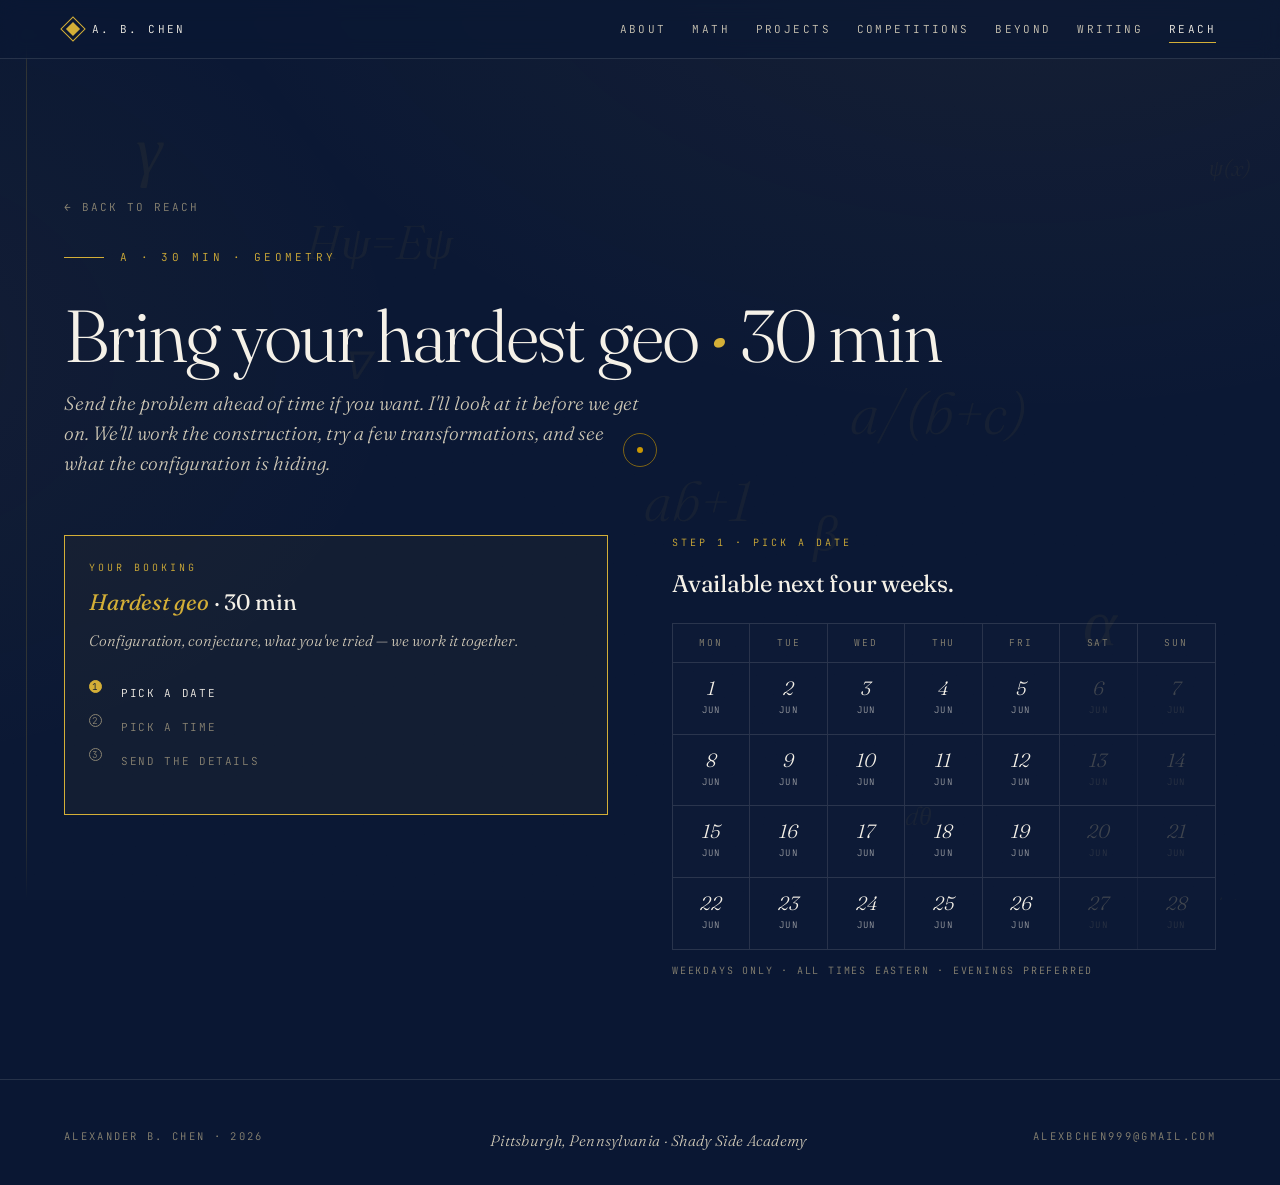
<file: book-geo.html>
<!doctype html>
<html lang="en">
<head>
<meta charset="utf-8" />
<meta name="viewport" content="width=device-width, initial-scale=1, viewport-fit=cover" />
<title>Bring your hardest geo · 30 min — Alexander B. Chen</title>
<meta name="description" content="Book a call: Hardest geo" />
<meta name="theme-color" content="#0a1733" />
<link rel="preconnect" href="https://fonts.googleapis.com" />
<link rel="preconnect" href="https://fonts.gstatic.com" crossorigin />
<link href="https://fonts.googleapis.com/css2?family=Fraunces:ital,opsz,wght@0,9..144,300;0,9..144,500;0,9..144,700;0,9..144,900;1,9..144,500&family=Inter:wght@300;400;500;600&family=JetBrains+Mono:wght@400;500&display=swap" rel="stylesheet" />
<link rel="stylesheet" href="styles.css" />
<style>
.book-intro{padding:7rem var(--pad-x) 2.5rem}
.back-link{
  font-family:var(--mono);font-size:11px;
  letter-spacing:.18em;text-transform:uppercase;
  color:var(--paper-mute);
  display:inline-flex;align-items:center;gap:.5rem;
  margin-bottom:2rem;
  transition:color .3s var(--ease), gap .3s var(--ease);
}
.back-link:hover{color:var(--gold);gap:.8rem}

.book-intro h1{
  font-family:var(--serif);font-weight:300;
  font-size:clamp(2.4rem, 6vw, 4.6rem);
  line-height:1.02;letter-spacing:-.03em;
  margin:0 0 1rem;max-width:22ch;
}
.book-intro h1 .italic{font-style:italic;color:var(--gold);font-weight:500}
.book-intro .lead{
  font-family:var(--serif);font-style:italic;
  font-size:clamp(1.05rem, 1.5vw, 1.25rem);
  color:var(--paper-dim);max-width:48ch;margin:0;line-height:1.55;
}

.book-grid{
  display:grid;
  grid-template-columns:1fr 1fr;
  gap:clamp(2rem, 5vw, 4rem);
  padding:1rem var(--pad-x) var(--pad-y);
  align-items:start;
}
@media (max-width:980px){.book-grid{grid-template-columns:1fr}}

.book-side{
  position:sticky;top:7rem;
}
@media (max-width:980px){.book-side{position:static}}

.book-summary{
  border:1px solid var(--gold);
  background:rgba(212,175,55,0.04);
  padding:1.5rem;
}
.book-summary .tag{
  font-family:var(--mono);font-size:10px;
  letter-spacing:.3em;text-transform:uppercase;
  color:var(--gold);margin-bottom:.8rem;
}
.book-summary h2{
  font-family:var(--serif);font-weight:400;
  font-size:1.4rem;line-height:1.2;margin:0 0 .8rem;
}
.book-summary h2 .italic{font-style:italic;color:var(--gold)}
.book-summary p{
  font-family:var(--serif);font-style:italic;font-size:.95rem;
  color:var(--paper-dim);margin:0;line-height:1.55;
}

.book-steps{
  margin-top:1.5rem;list-style:none;padding:0;
  font-family:var(--mono);font-size:11px;
  letter-spacing:.15em;text-transform:uppercase;color:var(--paper-mute);
}
.book-steps li{
  padding:.5rem 0;padding-left:2rem;position:relative;
}
.book-steps li::before{
  content:attr(data-step);
  position:absolute;left:0;top:.4em;
  width:1.4em;height:1.4em;
  border:1px solid var(--paper-mute);border-radius:50%;
  font-size:.85em;display:flex;align-items:center;justify-content:center;
}
.book-steps li.active{color:var(--paper)}
.book-steps li.active::before{
  background:var(--gold);color:var(--ink-1);
  border-color:var(--gold);
}
.book-steps li.done{color:var(--paper-dim)}
.book-steps li.done::before{
  background:rgba(212,175,55,0.3);
  border-color:var(--gold);
  content:"\2713";
}

/* ============================================================
   CALENDAR
============================================================ */
.book-main{display:flex;flex-direction:column;gap:2rem}
.cal-block .step-label{
  font-family:var(--mono);font-size:10px;
  letter-spacing:.3em;text-transform:uppercase;
  color:var(--gold);margin-bottom:.8rem;
}
.cal-block h3{
  font-family:var(--serif);font-weight:400;
  font-size:1.5rem;margin:0 0 1.2rem;
  letter-spacing:-.01em;
}

.cal-month{
  border:1px solid var(--rule);
  background:rgba(255,255,255,0.01);
}
.cal-head{
  display:grid;grid-template-columns:repeat(7, 1fr);
  font-family:var(--mono);font-size:9.5px;
  letter-spacing:.2em;text-transform:uppercase;
  color:var(--paper-mute);
  border-bottom:1px solid var(--rule);
}
.cal-head > div{
  padding:.7rem .3rem;text-align:center;
  border-right:1px solid var(--rule);
}
.cal-head > div:last-child{border-right:none}
.cal-week{
  display:grid;grid-template-columns:repeat(7, 1fr);
  border-bottom:1px solid var(--rule);
}
.cal-week:last-child{border-bottom:none}
.cal-day{
  border:none;border-right:1px solid var(--rule);
  background:transparent;
  padding:1rem .4rem;
  cursor:pointer;
  display:flex;flex-direction:column;align-items:center;justify-content:center;
  min-height:64px;
  font-family:var(--mono);
  color:var(--paper);
  transition:background .25s var(--ease), color .25s var(--ease);
  position:relative;
}
.cal-day:last-child{border-right:none}
.cal-day:hover:not(:disabled){background:rgba(212,175,55,0.06);color:var(--gold)}
.cal-day.selected{
  background:var(--gold);color:var(--ink-1);
}
.cal-day:disabled{
  color:var(--paper-mute);opacity:.4;cursor:not-allowed;
}
.cal-num{font-size:1.2rem;font-family:var(--serif);font-style:italic;line-height:1}
.cal-mo{font-size:9px;letter-spacing:.15em;text-transform:uppercase;margin-top:.3rem;opacity:.6}

/* TIME SLOTS */
.times-block{display:none}
.times-block.shown{display:block}
.times-grid{
  display:grid;
  grid-template-columns:repeat(auto-fit, minmax(110px, 1fr));
  gap:.5rem;
  margin-top:1rem;
}
.time-btn{
  font-family:var(--mono);font-size:11px;
  letter-spacing:.12em;
  padding:.75rem .5rem;
  border:1px solid var(--rule);
  background:transparent;color:var(--paper);
  cursor:pointer;
  transition:border-color .25s var(--ease), background .25s var(--ease), color .25s var(--ease);
}
.time-btn:hover{border-color:var(--gold);color:var(--gold)}
.time-btn.selected{
  background:var(--gold);color:var(--ink-1);border-color:var(--gold);
}

/* FORM */
.form-block{display:none}
.form-block.shown{display:block}
.form-block label{
  display:block;
  font-family:var(--mono);font-size:10px;
  letter-spacing:.22em;text-transform:uppercase;
  color:var(--paper-mute);margin-bottom:.5rem;margin-top:1rem;
}
.form-block input,.form-block textarea{
  width:100%;
  background:transparent;
  border:1px solid var(--rule);
  padding:.9rem 1rem;
  font-family:var(--mono);font-size:12.5px;
  color:var(--paper);letter-spacing:.04em;
  transition:border-color .25s var(--ease);
}
.form-block textarea{
  font-family:var(--serif);font-style:italic;font-size:1rem;
  letter-spacing:0;resize:vertical;min-height:90px;
}
.form-block input:focus,.form-block textarea:focus{
  outline:none;border-color:var(--gold);
}
.form-block .submit{
  margin-top:1.4rem;
  padding:1.1rem 1.5rem;
  background:var(--gold);color:var(--ink-1);
  font-family:var(--mono);font-size:11.5px;
  letter-spacing:.25em;text-transform:uppercase;font-weight:500;
  border:1px solid var(--gold);cursor:pointer;
  width:100%;
  transition:background .25s var(--ease), color .25s var(--ease);
}
.form-block .submit:hover{background:transparent;color:var(--gold)}
.form-block .summary-line{
  margin-top:1rem;padding:1rem;
  border:1px solid var(--rule);
  background:rgba(212,175,55,0.04);
  font-family:var(--mono);font-size:11px;
  letter-spacing:.15em;text-transform:uppercase;
  color:var(--paper-dim);line-height:1.7;
}
.form-block .summary-line strong{color:var(--gold);font-weight:500}
</style>
</head>
<body>

<div class="bg-symbols" aria-hidden="true"></div>
<div class="margin-trace" aria-hidden="true"><div class="fill"></div></div>
<div class="cursor-ring" aria-hidden="true"></div>
<div class="cursor-dot" aria-hidden="true"></div>

<header class="site-header">
  <a class="brand" href="index.html" data-cursor="hover">
    <span class="brand-mark" aria-hidden="true"></span>
    <span>A. B. Chen</span>
  </a>
  <nav>
    <ul class="nav-list">
      <li><a href="about.html">About</a></li>
      <li><a href="math.html">Math</a></li>
      <li><a href="projects.html">Projects</a></li>
      <li><a href="competitions.html">Competitions</a></li>
      <li><a href="beyond.html">Beyond</a></li>
      <li><a href="writing.html">Writing</a></li>
      <li><a href="reach.html" aria-current="page">Reach</a></li>
    </ul>
  </nav>
</header>

<main>
<section class="book-intro">
  <a class="back-link" href="reach.html" data-cursor="hover">← back to reach</a>
  <p class="page-eyebrow">a · 30 min · geometry</p>
  <h1>Bring your hardest geo <span class="italic">·</span> 30 min</h1>
  <p class="lead">Send the problem ahead of time if you want. I'll look at it before we get on. We'll work the construction, try a few transformations, and see what the configuration is hiding.</p>
</section>

<div class="book-grid">

  <aside class="book-side">
    <div class="book-summary">
      <div class="tag">your booking</div>
      <h2><span class="italic">Hardest geo</span> · 30 min</h2>
      <p>Configuration, conjecture, what you've tried — we work it together.</p>
      <ul class="book-steps" id="bookSteps">
        <li data-step="1" class="active">Pick a date</li>
        <li data-step="2">Pick a time</li>
        <li data-step="3">Send the details</li>
      </ul>
    </div>
  </aside>

  <div class="book-main">

    <div class="cal-block">
      <div class="step-label">step 1 · pick a date</div>
      <h3>Available next four weeks.</h3>
      <div class="cal-month">
  <div class="cal-head">
    <div>Mon</div>
    <div>Tue</div>
    <div>Wed</div>
    <div>Thu</div>
    <div>Fri</div>
    <div>Sat</div>
    <div>Sun</div>
  </div>
  <div class="cal-week">
    <button type="button" class="cal-day" data-date="2026-06-01" >
      <span class="cal-num">1</span>
      <span class="cal-mo">Jun</span>
    </button>
    <button type="button" class="cal-day" data-date="2026-06-02" >
      <span class="cal-num">2</span>
      <span class="cal-mo">Jun</span>
    </button>
    <button type="button" class="cal-day" data-date="2026-06-03" >
      <span class="cal-num">3</span>
      <span class="cal-mo">Jun</span>
    </button>
    <button type="button" class="cal-day" data-date="2026-06-04" >
      <span class="cal-num">4</span>
      <span class="cal-mo">Jun</span>
    </button>
    <button type="button" class="cal-day" data-date="2026-06-05" >
      <span class="cal-num">5</span>
      <span class="cal-mo">Jun</span>
    </button>
    <button type="button" class="cal-day disabled" data-date="2026-06-06" disabled>
      <span class="cal-num">6</span>
      <span class="cal-mo">Jun</span>
    </button>
    <button type="button" class="cal-day disabled" data-date="2026-06-07" disabled>
      <span class="cal-num">7</span>
      <span class="cal-mo">Jun</span>
    </button>
  </div>
  <div class="cal-week">
    <button type="button" class="cal-day" data-date="2026-06-08" >
      <span class="cal-num">8</span>
      <span class="cal-mo">Jun</span>
    </button>
    <button type="button" class="cal-day" data-date="2026-06-09" >
      <span class="cal-num">9</span>
      <span class="cal-mo">Jun</span>
    </button>
    <button type="button" class="cal-day" data-date="2026-06-10" >
      <span class="cal-num">10</span>
      <span class="cal-mo">Jun</span>
    </button>
    <button type="button" class="cal-day" data-date="2026-06-11" >
      <span class="cal-num">11</span>
      <span class="cal-mo">Jun</span>
    </button>
    <button type="button" class="cal-day" data-date="2026-06-12" >
      <span class="cal-num">12</span>
      <span class="cal-mo">Jun</span>
    </button>
    <button type="button" class="cal-day disabled" data-date="2026-06-13" disabled>
      <span class="cal-num">13</span>
      <span class="cal-mo">Jun</span>
    </button>
    <button type="button" class="cal-day disabled" data-date="2026-06-14" disabled>
      <span class="cal-num">14</span>
      <span class="cal-mo">Jun</span>
    </button>
  </div>
  <div class="cal-week">
    <button type="button" class="cal-day" data-date="2026-06-15" >
      <span class="cal-num">15</span>
      <span class="cal-mo">Jun</span>
    </button>
    <button type="button" class="cal-day" data-date="2026-06-16" >
      <span class="cal-num">16</span>
      <span class="cal-mo">Jun</span>
    </button>
    <button type="button" class="cal-day" data-date="2026-06-17" >
      <span class="cal-num">17</span>
      <span class="cal-mo">Jun</span>
    </button>
    <button type="button" class="cal-day" data-date="2026-06-18" >
      <span class="cal-num">18</span>
      <span class="cal-mo">Jun</span>
    </button>
    <button type="button" class="cal-day" data-date="2026-06-19" >
      <span class="cal-num">19</span>
      <span class="cal-mo">Jun</span>
    </button>
    <button type="button" class="cal-day disabled" data-date="2026-06-20" disabled>
      <span class="cal-num">20</span>
      <span class="cal-mo">Jun</span>
    </button>
    <button type="button" class="cal-day disabled" data-date="2026-06-21" disabled>
      <span class="cal-num">21</span>
      <span class="cal-mo">Jun</span>
    </button>
  </div>
  <div class="cal-week">
    <button type="button" class="cal-day" data-date="2026-06-22" >
      <span class="cal-num">22</span>
      <span class="cal-mo">Jun</span>
    </button>
    <button type="button" class="cal-day" data-date="2026-06-23" >
      <span class="cal-num">23</span>
      <span class="cal-mo">Jun</span>
    </button>
    <button type="button" class="cal-day" data-date="2026-06-24" >
      <span class="cal-num">24</span>
      <span class="cal-mo">Jun</span>
    </button>
    <button type="button" class="cal-day" data-date="2026-06-25" >
      <span class="cal-num">25</span>
      <span class="cal-mo">Jun</span>
    </button>
    <button type="button" class="cal-day" data-date="2026-06-26" >
      <span class="cal-num">26</span>
      <span class="cal-mo">Jun</span>
    </button>
    <button type="button" class="cal-day disabled" data-date="2026-06-27" disabled>
      <span class="cal-num">27</span>
      <span class="cal-mo">Jun</span>
    </button>
    <button type="button" class="cal-day disabled" data-date="2026-06-28" disabled>
      <span class="cal-num">28</span>
      <span class="cal-mo">Jun</span>
    </button>
  </div>
</div>

      <p style="font-family:var(--mono);font-size:10px;letter-spacing:.18em;color:var(--paper-mute);margin-top:.8rem;text-transform:uppercase">weekdays only · all times eastern · evenings preferred</p>
    </div>

    <div class="times-block" id="timesBlock">
      <div class="step-label">step 2 · pick a time</div>
      <h3>Evening slots, <span style="color:var(--paper-dim);font-style:italic;font-weight:300">Eastern Time</span>.</h3>
      <div class="times-grid" id="timesGrid">
        <button type="button" class="time-btn" data-time="4:30 PM">4:30 PM</button>
        <button type="button" class="time-btn" data-time="5:00 PM">5:00 PM</button>
        <button type="button" class="time-btn" data-time="6:00 PM">6:00 PM</button>
        <button type="button" class="time-btn" data-time="7:00 PM">7:00 PM</button>
        <button type="button" class="time-btn" data-time="7:30 PM">7:30 PM</button>
        <button type="button" class="time-btn" data-time="8:00 PM">8:00 PM</button>
      </div>
    </div>

    <div class="form-block" id="formBlock">
      <div class="step-label">step 3 · send the details</div>
      <h3>Last bit. I write back within a day or two.</h3>

      <form id="bookForm" action="mailto:alexbchen999@gmail.com" method="post" enctype="text/plain">
        <input type="hidden" name="topic" value="Hardest geo" />
        <input type="hidden" name="duration" value="30 min" />
        <input type="hidden" name="date" id="hidDate" value="" />
        <input type="hidden" name="time" id="hidTime" value="" />

        <label for="bookName">Your name</label>
        <input type="text" name="name" id="bookName" placeholder="alex chen" required />

        <label for="bookEmail">Your email</label>
        <input type="email" name="email" id="bookEmail" placeholder="you@example.com" required />

        <label for="bookNote">The problem (and where you are with it)</label>
        <textarea name="note" id="bookNote" rows="4" placeholder="Drop the problem statement, a picture of your diagram, or a link to AoPS / wherever you found it."></textarea>

        <div class="summary-line">
          <strong>booking summary:</strong><br/>
          <span id="sumDate">— · pick a date</span><br/>
          <span id="sumTime">— · pick a time</span><br/>
          topic: <strong>Hardest geo</strong> · duration: <strong>30 min</strong>
        </div>

        <button type="submit" class="submit">Send the request →</button>
      </form>
    </div>

  </div>
</div>
</main>

<footer>
  <div>Alexander B. Chen · 2026</div>
  <div class="colophon">Pittsburgh, Pennsylvania · Shady Side Academy</div>
  <div><a href="mailto:alexbchen999@gmail.com" data-cursor="hover">alexbchen999@gmail.com</a></div>
</footer>

<script defer src="site.js"></script>
<script>
(function(){
  'use strict';
  const days = document.querySelectorAll('.cal-day');
  const timesBlock = document.getElementById('timesBlock');
  const timesGrid = document.getElementById('timesGrid');
  const formBlock = document.getElementById('formBlock');
  const hidDate = document.getElementById('hidDate');
  const hidTime = document.getElementById('hidTime');
  const sumDate = document.getElementById('sumDate');
  const sumTime = document.getElementById('sumTime');
  const steps = document.querySelectorAll('#bookSteps li');
  const form = document.getElementById('bookForm');

  let chosenDate = null, chosenTime = null;

  function fmt(iso){
    const d = new Date(iso + 'T00:00:00');
    return d.toLocaleDateString('en-US', { weekday:'long', month:'long', day:'numeric' });
  }

  function updateSteps(){
    steps.forEach(s=>s.classList.remove('active','done'));
    if (chosenDate && chosenTime){
      steps[0].classList.add('done');
      steps[1].classList.add('done');
      steps[2].classList.add('active');
    } else if (chosenDate){
      steps[0].classList.add('done');
      steps[1].classList.add('active');
    } else {
      steps[0].classList.add('active');
    }
  }

  days.forEach(d=>{
    d.addEventListener('click', ()=>{
      if (d.disabled) return;
      days.forEach(x=>x.classList.remove('selected'));
      d.classList.add('selected');
      chosenDate = d.dataset.date;
      hidDate.value = chosenDate;
      sumDate.innerHTML = '<strong>date:</strong> ' + fmt(chosenDate);
      timesBlock.classList.add('shown');
      timesBlock.scrollIntoView({behavior:'smooth', block:'start'});
      updateSteps();
    });
  });

  document.querySelectorAll('.time-btn').forEach(b=>{
    b.addEventListener('click', ()=>{
      document.querySelectorAll('.time-btn').forEach(x=>x.classList.remove('selected'));
      b.classList.add('selected');
      chosenTime = b.dataset.time;
      hidTime.value = chosenTime;
      sumTime.innerHTML = '<strong>time:</strong> ' + chosenTime + ' ET';
      formBlock.classList.add('shown');
      formBlock.scrollIntoView({behavior:'smooth', block:'start'});
      updateSteps();
    });
  });

  // Customize the mailto subject on form submit
  form.addEventListener('submit', (e)=>{
    if (!chosenDate || !chosenTime){
      e.preventDefault();
      alert('Pick a date and time first.');
      return;
    }
    const subject = encodeURIComponent('Call request · geo · ' + fmt(chosenDate) + ' @ ' + chosenTime + ' ET');
    form.action = 'mailto:alexbchen999@gmail.com?subject=' + subject;
  });
})();
</script>
</body>
</html>
</file>
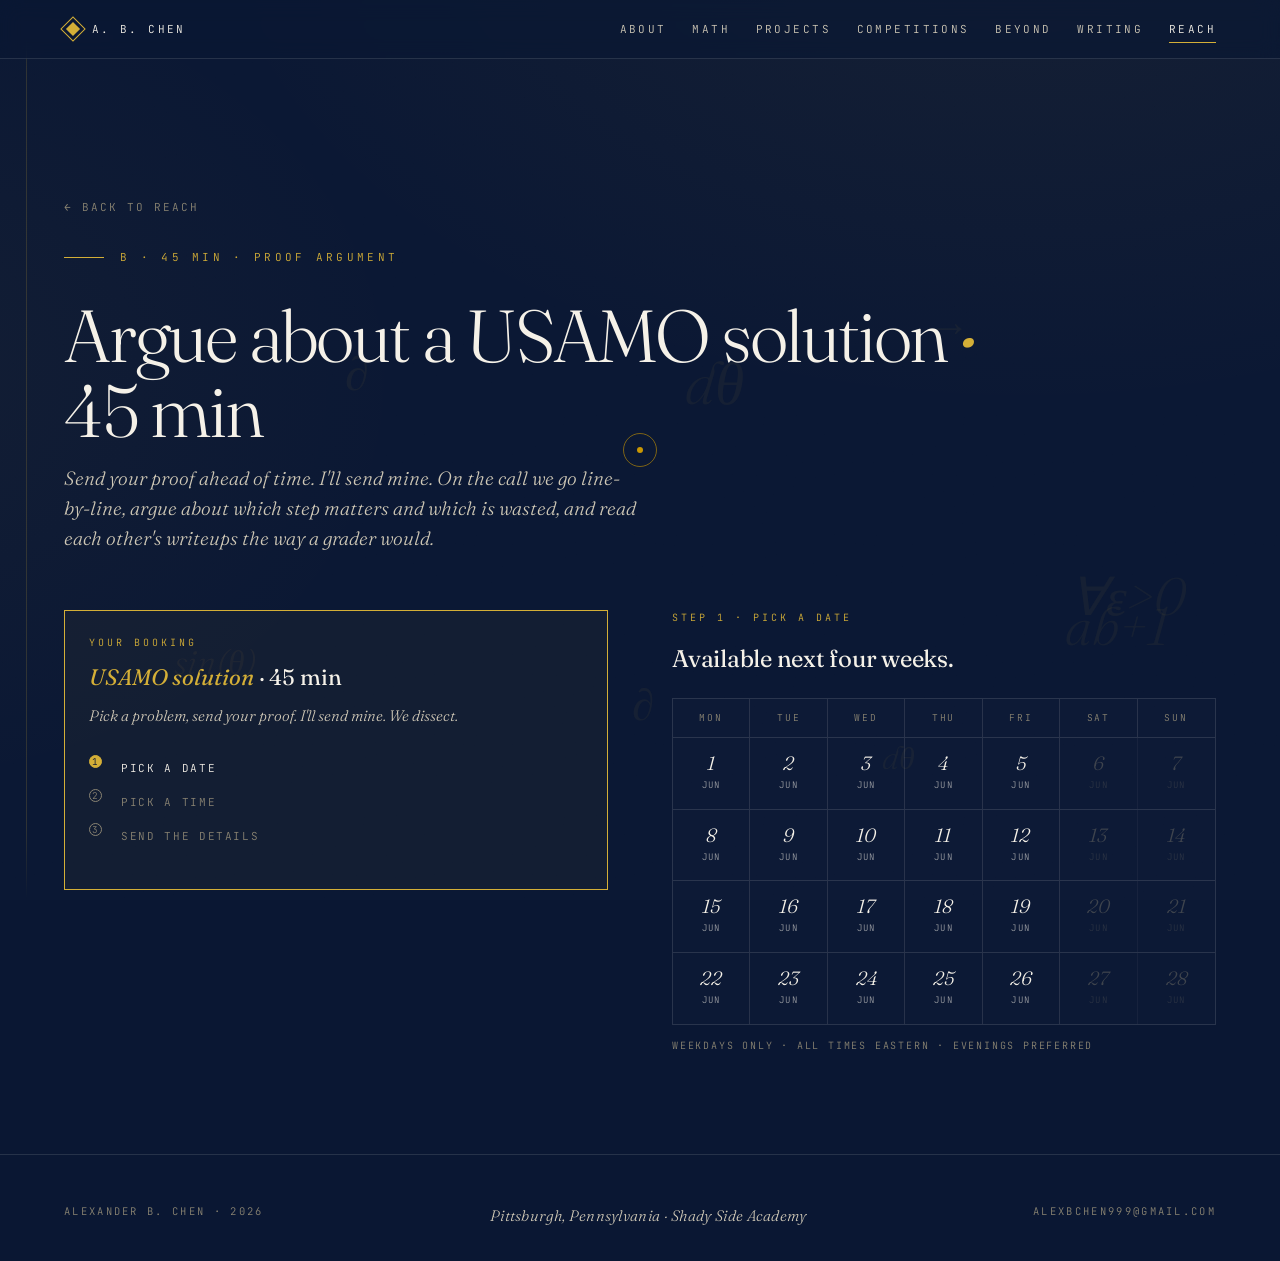
<file: book-usamo.html>
<!doctype html>
<html lang="en">
<head>
<meta charset="utf-8" />
<meta name="viewport" content="width=device-width, initial-scale=1, viewport-fit=cover" />
<title>Argue about a USAMO solution · 45 min — Alexander B. Chen</title>
<meta name="description" content="Book a call: USAMO solution" />
<meta name="theme-color" content="#0a1733" />
<link rel="preconnect" href="https://fonts.googleapis.com" />
<link rel="preconnect" href="https://fonts.gstatic.com" crossorigin />
<link href="https://fonts.googleapis.com/css2?family=Fraunces:ital,opsz,wght@0,9..144,300;0,9..144,500;0,9..144,700;0,9..144,900;1,9..144,500&family=Inter:wght@300;400;500;600&family=JetBrains+Mono:wght@400;500&display=swap" rel="stylesheet" />
<link rel="stylesheet" href="styles.css" />
<style>
.book-intro{padding:7rem var(--pad-x) 2.5rem}
.back-link{
  font-family:var(--mono);font-size:11px;
  letter-spacing:.18em;text-transform:uppercase;
  color:var(--paper-mute);
  display:inline-flex;align-items:center;gap:.5rem;
  margin-bottom:2rem;
  transition:color .3s var(--ease), gap .3s var(--ease);
}
.back-link:hover{color:var(--gold);gap:.8rem}

.book-intro h1{
  font-family:var(--serif);font-weight:300;
  font-size:clamp(2.4rem, 6vw, 4.6rem);
  line-height:1.02;letter-spacing:-.03em;
  margin:0 0 1rem;max-width:22ch;
}
.book-intro h1 .italic{font-style:italic;color:var(--gold);font-weight:500}
.book-intro .lead{
  font-family:var(--serif);font-style:italic;
  font-size:clamp(1.05rem, 1.5vw, 1.25rem);
  color:var(--paper-dim);max-width:48ch;margin:0;line-height:1.55;
}

.book-grid{
  display:grid;
  grid-template-columns:1fr 1fr;
  gap:clamp(2rem, 5vw, 4rem);
  padding:1rem var(--pad-x) var(--pad-y);
  align-items:start;
}
@media (max-width:980px){.book-grid{grid-template-columns:1fr}}

.book-side{
  position:sticky;top:7rem;
}
@media (max-width:980px){.book-side{position:static}}

.book-summary{
  border:1px solid var(--gold);
  background:rgba(212,175,55,0.04);
  padding:1.5rem;
}
.book-summary .tag{
  font-family:var(--mono);font-size:10px;
  letter-spacing:.3em;text-transform:uppercase;
  color:var(--gold);margin-bottom:.8rem;
}
.book-summary h2{
  font-family:var(--serif);font-weight:400;
  font-size:1.4rem;line-height:1.2;margin:0 0 .8rem;
}
.book-summary h2 .italic{font-style:italic;color:var(--gold)}
.book-summary p{
  font-family:var(--serif);font-style:italic;font-size:.95rem;
  color:var(--paper-dim);margin:0;line-height:1.55;
}

.book-steps{
  margin-top:1.5rem;list-style:none;padding:0;
  font-family:var(--mono);font-size:11px;
  letter-spacing:.15em;text-transform:uppercase;color:var(--paper-mute);
}
.book-steps li{
  padding:.5rem 0;padding-left:2rem;position:relative;
}
.book-steps li::before{
  content:attr(data-step);
  position:absolute;left:0;top:.4em;
  width:1.4em;height:1.4em;
  border:1px solid var(--paper-mute);border-radius:50%;
  font-size:.85em;display:flex;align-items:center;justify-content:center;
}
.book-steps li.active{color:var(--paper)}
.book-steps li.active::before{
  background:var(--gold);color:var(--ink-1);
  border-color:var(--gold);
}
.book-steps li.done{color:var(--paper-dim)}
.book-steps li.done::before{
  background:rgba(212,175,55,0.3);
  border-color:var(--gold);
  content:"\2713";
}

/* ============================================================
   CALENDAR
============================================================ */
.book-main{display:flex;flex-direction:column;gap:2rem}
.cal-block .step-label{
  font-family:var(--mono);font-size:10px;
  letter-spacing:.3em;text-transform:uppercase;
  color:var(--gold);margin-bottom:.8rem;
}
.cal-block h3{
  font-family:var(--serif);font-weight:400;
  font-size:1.5rem;margin:0 0 1.2rem;
  letter-spacing:-.01em;
}

.cal-month{
  border:1px solid var(--rule);
  background:rgba(255,255,255,0.01);
}
.cal-head{
  display:grid;grid-template-columns:repeat(7, 1fr);
  font-family:var(--mono);font-size:9.5px;
  letter-spacing:.2em;text-transform:uppercase;
  color:var(--paper-mute);
  border-bottom:1px solid var(--rule);
}
.cal-head > div{
  padding:.7rem .3rem;text-align:center;
  border-right:1px solid var(--rule);
}
.cal-head > div:last-child{border-right:none}
.cal-week{
  display:grid;grid-template-columns:repeat(7, 1fr);
  border-bottom:1px solid var(--rule);
}
.cal-week:last-child{border-bottom:none}
.cal-day{
  border:none;border-right:1px solid var(--rule);
  background:transparent;
  padding:1rem .4rem;
  cursor:pointer;
  display:flex;flex-direction:column;align-items:center;justify-content:center;
  min-height:64px;
  font-family:var(--mono);
  color:var(--paper);
  transition:background .25s var(--ease), color .25s var(--ease);
  position:relative;
}
.cal-day:last-child{border-right:none}
.cal-day:hover:not(:disabled){background:rgba(212,175,55,0.06);color:var(--gold)}
.cal-day.selected{
  background:var(--gold);color:var(--ink-1);
}
.cal-day:disabled{
  color:var(--paper-mute);opacity:.4;cursor:not-allowed;
}
.cal-num{font-size:1.2rem;font-family:var(--serif);font-style:italic;line-height:1}
.cal-mo{font-size:9px;letter-spacing:.15em;text-transform:uppercase;margin-top:.3rem;opacity:.6}

/* TIME SLOTS */
.times-block{display:none}
.times-block.shown{display:block}
.times-grid{
  display:grid;
  grid-template-columns:repeat(auto-fit, minmax(110px, 1fr));
  gap:.5rem;
  margin-top:1rem;
}
.time-btn{
  font-family:var(--mono);font-size:11px;
  letter-spacing:.12em;
  padding:.75rem .5rem;
  border:1px solid var(--rule);
  background:transparent;color:var(--paper);
  cursor:pointer;
  transition:border-color .25s var(--ease), background .25s var(--ease), color .25s var(--ease);
}
.time-btn:hover{border-color:var(--gold);color:var(--gold)}
.time-btn.selected{
  background:var(--gold);color:var(--ink-1);border-color:var(--gold);
}

/* FORM */
.form-block{display:none}
.form-block.shown{display:block}
.form-block label{
  display:block;
  font-family:var(--mono);font-size:10px;
  letter-spacing:.22em;text-transform:uppercase;
  color:var(--paper-mute);margin-bottom:.5rem;margin-top:1rem;
}
.form-block input,.form-block textarea{
  width:100%;
  background:transparent;
  border:1px solid var(--rule);
  padding:.9rem 1rem;
  font-family:var(--mono);font-size:12.5px;
  color:var(--paper);letter-spacing:.04em;
  transition:border-color .25s var(--ease);
}
.form-block textarea{
  font-family:var(--serif);font-style:italic;font-size:1rem;
  letter-spacing:0;resize:vertical;min-height:90px;
}
.form-block input:focus,.form-block textarea:focus{
  outline:none;border-color:var(--gold);
}
.form-block .submit{
  margin-top:1.4rem;
  padding:1.1rem 1.5rem;
  background:var(--gold);color:var(--ink-1);
  font-family:var(--mono);font-size:11.5px;
  letter-spacing:.25em;text-transform:uppercase;font-weight:500;
  border:1px solid var(--gold);cursor:pointer;
  width:100%;
  transition:background .25s var(--ease), color .25s var(--ease);
}
.form-block .submit:hover{background:transparent;color:var(--gold)}
.form-block .summary-line{
  margin-top:1rem;padding:1rem;
  border:1px solid var(--rule);
  background:rgba(212,175,55,0.04);
  font-family:var(--mono);font-size:11px;
  letter-spacing:.15em;text-transform:uppercase;
  color:var(--paper-dim);line-height:1.7;
}
.form-block .summary-line strong{color:var(--gold);font-weight:500}
</style>
</head>
<body>

<div class="bg-symbols" aria-hidden="true"></div>
<div class="margin-trace" aria-hidden="true"><div class="fill"></div></div>
<div class="cursor-ring" aria-hidden="true"></div>
<div class="cursor-dot" aria-hidden="true"></div>

<header class="site-header">
  <a class="brand" href="index.html" data-cursor="hover">
    <span class="brand-mark" aria-hidden="true"></span>
    <span>A. B. Chen</span>
  </a>
  <nav>
    <ul class="nav-list">
      <li><a href="about.html">About</a></li>
      <li><a href="math.html">Math</a></li>
      <li><a href="projects.html">Projects</a></li>
      <li><a href="competitions.html">Competitions</a></li>
      <li><a href="beyond.html">Beyond</a></li>
      <li><a href="writing.html">Writing</a></li>
      <li><a href="reach.html" aria-current="page">Reach</a></li>
    </ul>
  </nav>
</header>

<main>
<section class="book-intro">
  <a class="back-link" href="reach.html" data-cursor="hover">← back to reach</a>
  <p class="page-eyebrow">b · 45 min · proof argument</p>
  <h1>Argue about a USAMO solution <span class="italic">·</span> 45 min</h1>
  <p class="lead">Send your proof ahead of time. I'll send mine. On the call we go line-by-line, argue about which step matters and which is wasted, and read each other's writeups the way a grader would.</p>
</section>

<div class="book-grid">

  <aside class="book-side">
    <div class="book-summary">
      <div class="tag">your booking</div>
      <h2><span class="italic">USAMO solution</span> · 45 min</h2>
      <p>Pick a problem, send your proof. I'll send mine. We dissect.</p>
      <ul class="book-steps" id="bookSteps">
        <li data-step="1" class="active">Pick a date</li>
        <li data-step="2">Pick a time</li>
        <li data-step="3">Send the details</li>
      </ul>
    </div>
  </aside>

  <div class="book-main">

    <div class="cal-block">
      <div class="step-label">step 1 · pick a date</div>
      <h3>Available next four weeks.</h3>
      <div class="cal-month">
  <div class="cal-head">
    <div>Mon</div>
    <div>Tue</div>
    <div>Wed</div>
    <div>Thu</div>
    <div>Fri</div>
    <div>Sat</div>
    <div>Sun</div>
  </div>
  <div class="cal-week">
    <button type="button" class="cal-day" data-date="2026-06-01" >
      <span class="cal-num">1</span>
      <span class="cal-mo">Jun</span>
    </button>
    <button type="button" class="cal-day" data-date="2026-06-02" >
      <span class="cal-num">2</span>
      <span class="cal-mo">Jun</span>
    </button>
    <button type="button" class="cal-day" data-date="2026-06-03" >
      <span class="cal-num">3</span>
      <span class="cal-mo">Jun</span>
    </button>
    <button type="button" class="cal-day" data-date="2026-06-04" >
      <span class="cal-num">4</span>
      <span class="cal-mo">Jun</span>
    </button>
    <button type="button" class="cal-day" data-date="2026-06-05" >
      <span class="cal-num">5</span>
      <span class="cal-mo">Jun</span>
    </button>
    <button type="button" class="cal-day disabled" data-date="2026-06-06" disabled>
      <span class="cal-num">6</span>
      <span class="cal-mo">Jun</span>
    </button>
    <button type="button" class="cal-day disabled" data-date="2026-06-07" disabled>
      <span class="cal-num">7</span>
      <span class="cal-mo">Jun</span>
    </button>
  </div>
  <div class="cal-week">
    <button type="button" class="cal-day" data-date="2026-06-08" >
      <span class="cal-num">8</span>
      <span class="cal-mo">Jun</span>
    </button>
    <button type="button" class="cal-day" data-date="2026-06-09" >
      <span class="cal-num">9</span>
      <span class="cal-mo">Jun</span>
    </button>
    <button type="button" class="cal-day" data-date="2026-06-10" >
      <span class="cal-num">10</span>
      <span class="cal-mo">Jun</span>
    </button>
    <button type="button" class="cal-day" data-date="2026-06-11" >
      <span class="cal-num">11</span>
      <span class="cal-mo">Jun</span>
    </button>
    <button type="button" class="cal-day" data-date="2026-06-12" >
      <span class="cal-num">12</span>
      <span class="cal-mo">Jun</span>
    </button>
    <button type="button" class="cal-day disabled" data-date="2026-06-13" disabled>
      <span class="cal-num">13</span>
      <span class="cal-mo">Jun</span>
    </button>
    <button type="button" class="cal-day disabled" data-date="2026-06-14" disabled>
      <span class="cal-num">14</span>
      <span class="cal-mo">Jun</span>
    </button>
  </div>
  <div class="cal-week">
    <button type="button" class="cal-day" data-date="2026-06-15" >
      <span class="cal-num">15</span>
      <span class="cal-mo">Jun</span>
    </button>
    <button type="button" class="cal-day" data-date="2026-06-16" >
      <span class="cal-num">16</span>
      <span class="cal-mo">Jun</span>
    </button>
    <button type="button" class="cal-day" data-date="2026-06-17" >
      <span class="cal-num">17</span>
      <span class="cal-mo">Jun</span>
    </button>
    <button type="button" class="cal-day" data-date="2026-06-18" >
      <span class="cal-num">18</span>
      <span class="cal-mo">Jun</span>
    </button>
    <button type="button" class="cal-day" data-date="2026-06-19" >
      <span class="cal-num">19</span>
      <span class="cal-mo">Jun</span>
    </button>
    <button type="button" class="cal-day disabled" data-date="2026-06-20" disabled>
      <span class="cal-num">20</span>
      <span class="cal-mo">Jun</span>
    </button>
    <button type="button" class="cal-day disabled" data-date="2026-06-21" disabled>
      <span class="cal-num">21</span>
      <span class="cal-mo">Jun</span>
    </button>
  </div>
  <div class="cal-week">
    <button type="button" class="cal-day" data-date="2026-06-22" >
      <span class="cal-num">22</span>
      <span class="cal-mo">Jun</span>
    </button>
    <button type="button" class="cal-day" data-date="2026-06-23" >
      <span class="cal-num">23</span>
      <span class="cal-mo">Jun</span>
    </button>
    <button type="button" class="cal-day" data-date="2026-06-24" >
      <span class="cal-num">24</span>
      <span class="cal-mo">Jun</span>
    </button>
    <button type="button" class="cal-day" data-date="2026-06-25" >
      <span class="cal-num">25</span>
      <span class="cal-mo">Jun</span>
    </button>
    <button type="button" class="cal-day" data-date="2026-06-26" >
      <span class="cal-num">26</span>
      <span class="cal-mo">Jun</span>
    </button>
    <button type="button" class="cal-day disabled" data-date="2026-06-27" disabled>
      <span class="cal-num">27</span>
      <span class="cal-mo">Jun</span>
    </button>
    <button type="button" class="cal-day disabled" data-date="2026-06-28" disabled>
      <span class="cal-num">28</span>
      <span class="cal-mo">Jun</span>
    </button>
  </div>
</div>

      <p style="font-family:var(--mono);font-size:10px;letter-spacing:.18em;color:var(--paper-mute);margin-top:.8rem;text-transform:uppercase">weekdays only · all times eastern · evenings preferred</p>
    </div>

    <div class="times-block" id="timesBlock">
      <div class="step-label">step 2 · pick a time</div>
      <h3>Evening slots, <span style="color:var(--paper-dim);font-style:italic;font-weight:300">Eastern Time</span>.</h3>
      <div class="times-grid" id="timesGrid">
        <button type="button" class="time-btn" data-time="4:30 PM">4:30 PM</button>
        <button type="button" class="time-btn" data-time="5:00 PM">5:00 PM</button>
        <button type="button" class="time-btn" data-time="6:00 PM">6:00 PM</button>
        <button type="button" class="time-btn" data-time="7:00 PM">7:00 PM</button>
        <button type="button" class="time-btn" data-time="7:30 PM">7:30 PM</button>
        <button type="button" class="time-btn" data-time="8:00 PM">8:00 PM</button>
      </div>
    </div>

    <div class="form-block" id="formBlock">
      <div class="step-label">step 3 · send the details</div>
      <h3>Last bit. I write back within a day or two.</h3>

      <form id="bookForm" action="mailto:alexbchen999@gmail.com" method="post" enctype="text/plain">
        <input type="hidden" name="topic" value="USAMO solution" />
        <input type="hidden" name="duration" value="45 min" />
        <input type="hidden" name="date" id="hidDate" value="" />
        <input type="hidden" name="time" id="hidTime" value="" />

        <label for="bookName">Your name</label>
        <input type="text" name="name" id="bookName" placeholder="alex chen" required />

        <label for="bookEmail">Your email</label>
        <input type="email" name="email" id="bookEmail" placeholder="you@example.com" required />

        <label for="bookNote">The problem & your proof</label>
        <textarea name="note" id="bookNote" rows="4" placeholder="Which problem? (Year, day, P#.) And paste your proof, or a link to a PDF."></textarea>

        <div class="summary-line">
          <strong>booking summary:</strong><br/>
          <span id="sumDate">— · pick a date</span><br/>
          <span id="sumTime">— · pick a time</span><br/>
          topic: <strong>USAMO solution</strong> · duration: <strong>45 min</strong>
        </div>

        <button type="submit" class="submit">Send the request →</button>
      </form>
    </div>

  </div>
</div>
</main>

<footer>
  <div>Alexander B. Chen · 2026</div>
  <div class="colophon">Pittsburgh, Pennsylvania · Shady Side Academy</div>
  <div><a href="mailto:alexbchen999@gmail.com" data-cursor="hover">alexbchen999@gmail.com</a></div>
</footer>

<script defer src="site.js"></script>
<script>
(function(){
  'use strict';
  const days = document.querySelectorAll('.cal-day');
  const timesBlock = document.getElementById('timesBlock');
  const timesGrid = document.getElementById('timesGrid');
  const formBlock = document.getElementById('formBlock');
  const hidDate = document.getElementById('hidDate');
  const hidTime = document.getElementById('hidTime');
  const sumDate = document.getElementById('sumDate');
  const sumTime = document.getElementById('sumTime');
  const steps = document.querySelectorAll('#bookSteps li');
  const form = document.getElementById('bookForm');

  let chosenDate = null, chosenTime = null;

  function fmt(iso){
    const d = new Date(iso + 'T00:00:00');
    return d.toLocaleDateString('en-US', { weekday:'long', month:'long', day:'numeric' });
  }

  function updateSteps(){
    steps.forEach(s=>s.classList.remove('active','done'));
    if (chosenDate && chosenTime){
      steps[0].classList.add('done');
      steps[1].classList.add('done');
      steps[2].classList.add('active');
    } else if (chosenDate){
      steps[0].classList.add('done');
      steps[1].classList.add('active');
    } else {
      steps[0].classList.add('active');
    }
  }

  days.forEach(d=>{
    d.addEventListener('click', ()=>{
      if (d.disabled) return;
      days.forEach(x=>x.classList.remove('selected'));
      d.classList.add('selected');
      chosenDate = d.dataset.date;
      hidDate.value = chosenDate;
      sumDate.innerHTML = '<strong>date:</strong> ' + fmt(chosenDate);
      timesBlock.classList.add('shown');
      timesBlock.scrollIntoView({behavior:'smooth', block:'start'});
      updateSteps();
    });
  });

  document.querySelectorAll('.time-btn').forEach(b=>{
    b.addEventListener('click', ()=>{
      document.querySelectorAll('.time-btn').forEach(x=>x.classList.remove('selected'));
      b.classList.add('selected');
      chosenTime = b.dataset.time;
      hidTime.value = chosenTime;
      sumTime.innerHTML = '<strong>time:</strong> ' + chosenTime + ' ET';
      formBlock.classList.add('shown');
      formBlock.scrollIntoView({behavior:'smooth', block:'start'});
      updateSteps();
    });
  });

  // Customize the mailto subject on form submit
  form.addEventListener('submit', (e)=>{
    if (!chosenDate || !chosenTime){
      e.preventDefault();
      alert('Pick a date and time first.');
      return;
    }
    const subject = encodeURIComponent('Call request · usamo · ' + fmt(chosenDate) + ' @ ' + chosenTime + ' ET');
    form.action = 'mailto:alexbchen999@gmail.com?subject=' + subject;
  });
})();
</script>
</body>
</html>
</file>
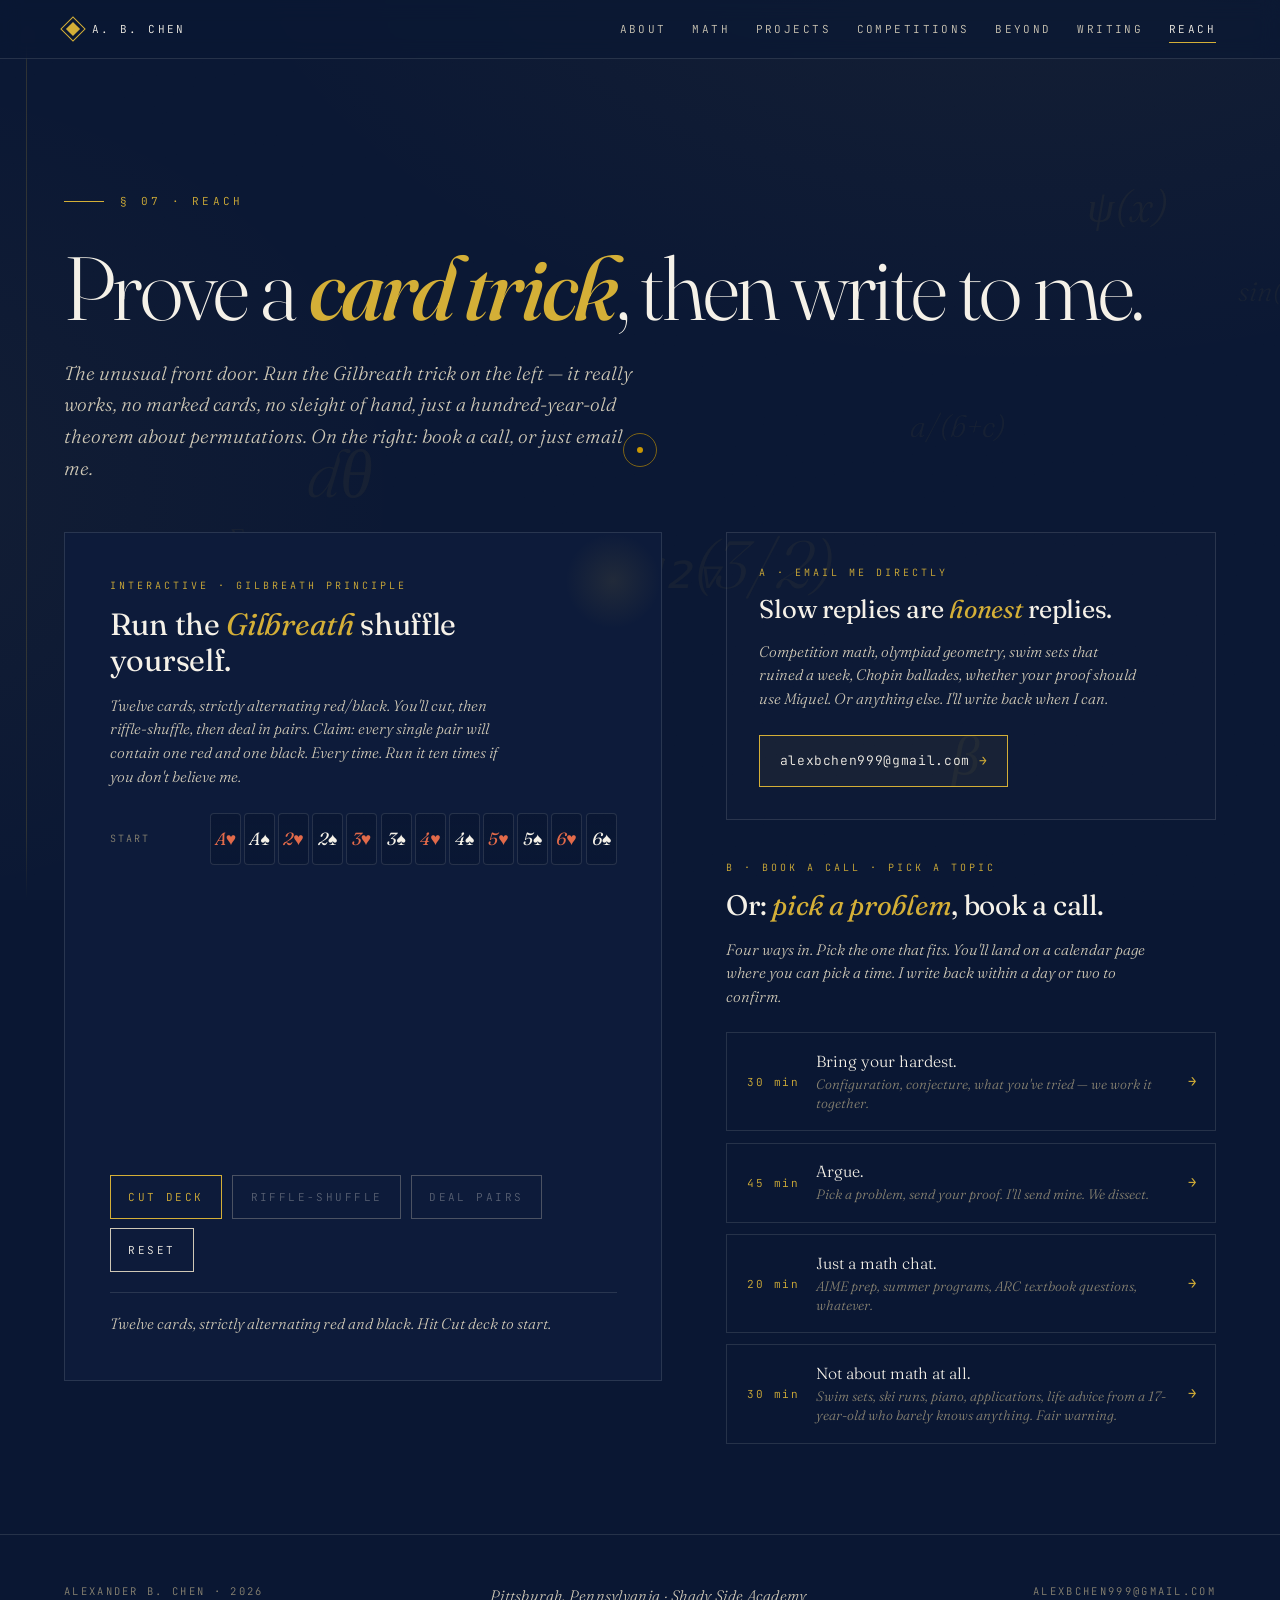
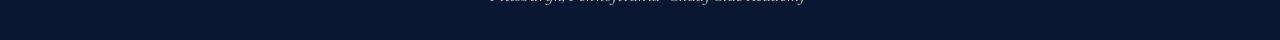
<file: reach.html>
<!doctype html>
<html lang="en">
<head>
<meta charset="utf-8" />
<meta name="viewport" content="width=device-width, initial-scale=1, viewport-fit=cover" />
<title>Reach — Alexander B. Chen</title>
<meta name="description" content="Prove the Gilbreath principle, book a call, or send an email." />
<meta name="theme-color" content="#0a1733" />
<link rel="preconnect" href="https://fonts.googleapis.com" />
<link rel="preconnect" href="https://fonts.gstatic.com" crossorigin />
<link href="https://fonts.googleapis.com/css2?family=Fraunces:ital,opsz,wght@0,9..144,300;0,9..144,500;0,9..144,700;0,9..144,900;1,9..144,500&family=Inter:wght@300;400;500;600&family=JetBrains+Mono:wght@400;500&display=swap" rel="stylesheet" />
<link rel="stylesheet" href="styles.css" />
<style>
.reach-intro{padding:7rem var(--pad-x) 3rem}
.reach-intro h1{
  font-family:var(--serif);font-weight:300;
  font-size:clamp(2.8rem, 7vw, 5.6rem);
  line-height:1.02;letter-spacing:-.03em;
  margin:0 0 1.5rem;max-width:22ch;
}
.reach-intro h1 .italic{font-style:italic;color:var(--gold);font-weight:500}
.reach-intro .lead{
  font-family:var(--serif);font-style:italic;
  font-size:clamp(1.05rem, 1.5vw, 1.3rem);
  color:var(--paper-dim);max-width:48ch;margin:0;
}
.reach-grid{
  display:grid;
  grid-template-columns:1.1fr .9fr;
  gap:clamp(2rem, 5vw, 5rem);
  padding:0 var(--pad-x) var(--pad-y);
  align-items:start;
}
@media (max-width:980px){.reach-grid{grid-template-columns:1fr}}

/* ============================================================
   GILBREATH TRICK BOX
============================================================ */
.gilbreath{
  background:var(--ink-2);
  border:1px solid var(--rule);
  padding:clamp(1.8rem, 3.5vw, 2.8rem);
  position:relative;
  overflow:hidden;
}
.gilbreath::before{
  content:"";position:absolute;top:0;right:0;
  width:6rem;height:6rem;
  background:radial-gradient(circle, rgba(212,175,55,0.1), transparent 70%);
  pointer-events:none;
}
.gilbreath-tag{
  font-family:var(--mono);font-size:10px;
  letter-spacing:.3em;text-transform:uppercase;
  color:var(--gold);margin-bottom:.8rem;
}
.gilbreath h2{
  font-family:var(--serif);font-weight:400;
  font-size:clamp(1.5rem, 2.4vw, 2.1rem);
  line-height:1.15;letter-spacing:-.01em;
  margin:0 0 1rem;max-width:22ch;
}
.gilbreath h2 .italic{font-style:italic;color:var(--gold)}
.gilbreath-instr{
  font-family:var(--serif);font-style:italic;
  font-size:.95rem;color:var(--paper-dim);
  margin:0 0 1.5rem;max-width:40ch;line-height:1.55;
}

/* DECK */
.deck-area{
  display:flex;flex-direction:column;gap:.85rem;
  margin:1.4rem 0;
  min-height:340px;
  position:relative;
}
.deck-row{
  display:grid;
  grid-template-columns:5.5rem 1fr;
  gap:.75rem;align-items:center;
  min-height:54px;
}
.deck-row-label{
  font-family:var(--mono);font-size:10px;
  letter-spacing:.2em;text-transform:uppercase;
  color:var(--paper-mute);
}
.deck-row.lit .deck-row-label{color:var(--gold)}
.deck-cards{
  display:flex;gap:3px;flex:1;flex-wrap:nowrap;
}
.gcard{
  flex:1 1 0;min-width:0;
  height:52px;
  border:1px solid var(--rule);
  background:linear-gradient(180deg, var(--ink-1), rgba(10,23,51,0.85));
  border-radius:4px;
  display:flex;align-items:center;justify-content:center;
  font-family:var(--serif);font-style:italic;
  font-size:1.1rem;font-weight:400;
  color:var(--paper);
  position:relative;
  transition:transform .55s var(--ease), border-color .35s var(--ease), opacity .35s var(--ease), background .4s var(--ease), box-shadow .4s var(--ease);
  will-change:transform;
  user-select:none;
}
.gcard.red{color:#e26a4a}
.gcard.black{color:var(--paper)}
.gcard.dim{opacity:.32}
.gcard.lit{border-color:var(--gold);box-shadow:0 0 0 1px var(--gold), 0 4px 16px rgba(212,175,55,0.18)}
.gcard.back{
  background:repeating-linear-gradient(45deg, var(--ink-3), var(--ink-3) 4px, var(--ink-4) 4px, var(--ink-4) 8px);
  color:transparent;
  border-color:var(--gold);
}
.gcard.deal-in{
  animation:deal-in .5s var(--ease-out) both;
}
@keyframes deal-in{
  0%{transform:translate(-30px,-40px) rotate(-12deg);opacity:0}
  100%{transform:translate(0,0) rotate(0);opacity:1}
}
.gcard.cut-up{
  animation:cut-up .65s var(--ease) both;
}
@keyframes cut-up{
  0%{transform:translateY(0)}
  40%{transform:translateY(-24px)}
  100%{transform:translateY(0)}
}
.gcard.shuffle-fly{
  animation:shuffle-fly .55s var(--ease) both;
}
@keyframes shuffle-fly{
  0%{transform:translateY(-32px) scale(.95);opacity:.4}
  100%{transform:translateY(0) scale(1);opacity:1}
}

/* PAIRS */
.deck-pairs{
  display:grid;
  grid-template-columns:repeat(auto-fit, minmax(58px, 1fr));
  gap:6px;margin-top:.5rem;
}
.gpair{
  display:flex;gap:2px;
  border:1px dashed var(--rule-strong);
  padding:3px;border-radius:4px;
  position:relative;
  animation:pair-in .4s var(--ease-out) both;
}
@keyframes pair-in{
  0%{opacity:0;transform:translateY(8px)}
  100%{opacity:1;transform:none}
}
.gpair.verified{
  border-color:var(--gold);border-style:solid;
  background:rgba(212,175,55,0.04);
}
.gpair::after{
  content:"\2713";
  position:absolute;
  top:-7px;right:-2px;
  font-size:9px;color:var(--gold);
  opacity:0;transition:opacity .3s ease;
}
.gpair.verified::after{opacity:1}
.gpair .gcard{height:36px;font-size:.8rem}

/* CONTROLS */
.gilbreath-controls{
  display:flex;gap:.6rem;flex-wrap:wrap;
  margin-top:1.2rem;
}
.g-btn{
  font-family:var(--mono);font-size:11px;
  letter-spacing:.22em;text-transform:uppercase;
  padding:.75rem 1.1rem;
  border:1px solid var(--paper-dim);
  background:transparent;color:var(--paper);
  cursor:pointer;
  transition:border-color .3s var(--ease), color .3s var(--ease), background .3s var(--ease);
  position:relative;
  z-index:10;
}
.g-btn:hover:not(:disabled){border-color:var(--gold);color:var(--gold)}
.g-btn.primary{
  border-color:var(--gold);color:var(--gold);
}
.g-btn.primary:hover:not(:disabled){background:var(--gold);color:var(--ink-1)}
.g-btn:disabled{opacity:.32;cursor:not-allowed}

.gilbreath-result{
  margin-top:1.2rem;padding-top:1.2rem;
  border-top:1px solid var(--rule);
  font-family:var(--serif);font-style:italic;
  color:var(--paper-dim);font-size:.95rem;
  min-height:2.5em;line-height:1.55;
  transition:color .3s var(--ease);
}
.gilbreath-result.success{color:var(--paper)}
.gilbreath-result.success em{color:var(--gold);font-weight:500;font-style:normal}
.gilbreath-result a{color:var(--gold);border-bottom:1px solid var(--gold);padding-bottom:.1em}

/* ============================================================
   RIGHT COLUMN — email + booking
============================================================ */
.reach-right{display:flex;flex-direction:column;gap:2.5rem}

.email-block{
  padding:2rem;
  border:1px solid var(--rule);
  background:rgba(255,255,255,0.01);
}
.email-block .tag{
  font-family:var(--mono);font-size:10px;
  letter-spacing:.3em;text-transform:uppercase;
  color:var(--gold);margin-bottom:.8rem;
}
.email-block h2{
  font-family:var(--serif);font-weight:400;
  font-size:clamp(1.3rem, 2vw, 1.7rem);
  line-height:1.15;margin:0 0 1rem;letter-spacing:-.01em;
}
.email-block h2 .italic{font-style:italic;color:var(--gold)}
.email-block p{
  font-family:var(--serif);font-style:italic;
  color:var(--paper-dim);font-size:.95rem;
  margin:0 0 1.5rem;line-height:1.55;max-width:38ch;
}
.email-pill{
  display:inline-flex;align-items:center;gap:.6rem;
  font-family:var(--mono);font-size:13px;
  letter-spacing:.05em;color:var(--paper);
  padding:.9rem 1.2rem;
  border:1px solid var(--gold);
  background:rgba(212,175,55,0.05);
  transition:background .3s var(--ease), color .3s var(--ease);
}
.email-pill:hover{background:var(--gold);color:var(--ink-1)}
.email-pill .arrow{color:var(--gold);transition:color .3s var(--ease)}
.email-pill:hover .arrow{color:var(--ink-1)}

/* BOOKING */
.booking-block{padding:0}
.booking-block .tag{
  font-family:var(--mono);font-size:10px;
  letter-spacing:.3em;text-transform:uppercase;
  color:var(--gold);margin-bottom:.8rem;
}
.booking-block h2{
  font-family:var(--serif);font-weight:400;
  font-size:clamp(1.3rem, 2.2vw, 1.9rem);
  line-height:1.15;margin:0 0 1rem;letter-spacing:-.01em;
}
.booking-block h2 .italic{font-style:italic;color:var(--gold)}
.booking-block .lead{
  font-family:var(--serif);font-style:italic;
  color:var(--paper-dim);font-size:.95rem;
  margin:0 0 1.5rem;line-height:1.55;max-width:42ch;
}
.slots{display:grid;gap:.7rem}
.slot{
  display:grid;
  grid-template-columns:auto 1fr auto;
  gap:1rem;align-items:center;
  padding:1.1rem 1.2rem;
  border:1px solid var(--rule);
  background:transparent;
  cursor:pointer;
  text-decoration:none;color:inherit;
  text-align:left;width:100%;
  transition:border-color .3s var(--ease), background .3s var(--ease), padding-left .3s var(--ease), transform .3s var(--ease);
}
.slot:hover{
  border-color:var(--gold);
  background:rgba(212,175,55,0.03);
  padding-left:1.7rem;
}
.slot-time{
  font-family:var(--mono);font-size:11px;
  letter-spacing:.18em;color:var(--gold);white-space:nowrap;
}
.slot-prob{
  font-family:var(--serif);font-size:1rem;
  line-height:1.3;color:var(--paper);
}
.slot-prob em{
  color:var(--paper-mute);font-style:italic;
  display:block;font-size:.85em;margin-top:.2rem;line-height:1.4;
}
.slot-arr{
  font-family:var(--mono);font-size:14px;color:var(--gold);
  transition:transform .3s var(--ease);
}
.slot:hover .slot-arr{transform:translateX(4px)}
</style>
</head>
<body>

<div class="bg-symbols" aria-hidden="true"></div>
<div class="margin-trace" aria-hidden="true"><div class="fill"></div></div>
<div class="cursor-ring" aria-hidden="true"></div>
<div class="cursor-dot" aria-hidden="true"></div>

<header class="site-header">
  <a class="brand" href="index.html" data-cursor="hover">
    <span class="brand-mark" aria-hidden="true"></span>
    <span>A. B. Chen</span>
  </a>
  <nav>
    <ul class="nav-list">
      <li><a href="about.html">About</a></li>
      <li><a href="math.html">Math</a></li>
      <li><a href="projects.html">Projects</a></li>
      <li><a href="competitions.html">Competitions</a></li>
      <li><a href="beyond.html">Beyond</a></li>
      <li><a href="writing.html">Writing</a></li>
      <li><a href="reach.html" aria-current="page">Reach</a></li>
    </ul>
  </nav>
</header>

<main>
<section class="reach-intro">
  <p class="page-eyebrow">§ 07 · Reach</p>
  <h1>Prove a <span class="italic">card trick</span>, then write to me.</h1>
  <p class="lead">The unusual front door. Run the Gilbreath trick on the left — it really works, no marked cards, no sleight of hand, just a hundred-year-old theorem about permutations. On the right: book a call, or just email me.</p>
</section>

<div class="reach-grid">

  <!-- ============================================================
       LEFT: GILBREATH
  ============================================================ -->
  <div class="gilbreath">
    <div class="gilbreath-tag">interactive · gilbreath principle</div>
    <h2>Run the <span class="italic">Gilbreath</span> shuffle yourself.</h2>
    <p class="gilbreath-instr">
      Twelve cards, strictly alternating red/black. You'll <em>cut</em>, then <em>riffle-shuffle</em>, then <em>deal in pairs</em>. Claim: every single pair will contain one red and one black. <em>Every time.</em> Run it ten times if you don't believe me.
    </p>

    <div class="deck-area" id="deckArea">
      <!-- populated by JS -->
    </div>

    <div class="gilbreath-controls">
      <button class="g-btn primary" id="gbCut" type="button" data-cursor="hover">Cut deck</button>
      <button class="g-btn" id="gbShuffle" type="button" disabled data-cursor="hover">Riffle-shuffle</button>
      <button class="g-btn" id="gbDeal" type="button" disabled data-cursor="hover">Deal pairs</button>
      <button class="g-btn" id="gbReset" type="button" data-cursor="hover">Reset</button>
    </div>

    <div class="gilbreath-result" id="gbResult">
      Twelve cards, strictly alternating red and black. Hit <em>Cut deck</em> to start.
    </div>
  </div>

  <!-- ============================================================
       RIGHT: EMAIL + BOOKING
  ============================================================ -->
  <div class="reach-right">

    <div class="email-block">
      <div class="tag">a · email me directly</div>
      <h2>Slow replies are <span class="italic">honest</span> replies.</h2>
      <p>
        Competition math, olympiad geometry, swim sets that ruined a week, Chopin ballades, whether your proof should use Miquel. Or anything else. I'll write back when I can.
      </p>
      <a href="mailto:alexbchen999@gmail.com" class="email-pill" data-cursor="hover">
        alexbchen999@gmail.com <span class="arrow">→</span>
      </a>
    </div>

    <div class="booking-block">
      <div class="tag">b · book a call · pick a topic</div>
      <h2>Or: <span class="italic">pick a problem</span>, book a call.</h2>
      <p class="lead">
        Four ways in. Pick the one that fits. You'll land on a calendar page where you can pick a time. I write back within a day or two to confirm.
      </p>

      <div class="slots">
        <a href="book-geo.html" class="slot" data-cursor="hover">
          <div class="slot-time">30 min</div>
          <div class="slot-prob">
            Bring your hardest.
            <em>Configuration, conjecture, what you've tried — we work it together.</em>
          </div>
          <span class="slot-arr">→</span>
        </a>

        <a href="book-usamo.html" class="slot" data-cursor="hover">
          <div class="slot-time">45 min</div>
          <div class="slot-prob">
            Argue.
            <em>Pick a problem, send your proof. I'll send mine. We dissect.</em>
          </div>
          <span class="slot-arr">→</span>
        </a>

        <a href="book-chat.html" class="slot" data-cursor="hover">
          <div class="slot-time">20 min</div>
          <div class="slot-prob">
            Just a math chat.
            <em>AIME prep, summer programs, ARC textbook questions, whatever.</em>
          </div>
          <span class="slot-arr">→</span>
        </a>

        <a href="book-anything.html" class="slot" data-cursor="hover">
          <div class="slot-time">30 min</div>
          <div class="slot-prob">
            Not about math at all.
            <em>Swim sets, ski runs, piano, applications, life advice from a 17-year-old who barely knows anything. Fair warning.</em>
          </div>
          <span class="slot-arr">→</span>
        </a>
      </div>
    </div>
  </div>
</div>
</main>

<footer>
  <div>Alexander B. Chen · 2026</div>
  <div class="colophon">Pittsburgh, Pennsylvania · Shady Side Academy</div>
  <div><a href="mailto:alexbchen999@gmail.com" data-cursor="hover">alexbchen999@gmail.com</a></div>
</footer>

<script defer src="site.js"></script>
<script>
/* ============================================================
   GILBREATH TRICK
   - 12 cards, strictly alternating R B R B R B R B R B R B
   - Cut at even position (4, 6, or 8) so the two halves
     start with opposite colors when one is reversed
   - Riffle-shuffle (random interleave, preserving each half's
     order in their respective slots; bottom half is reversed
     to simulate the physical flip when riffling)
   - Deal pairs: every pair contains one R + one B
   - Verified 10,000/10,000 trials in build testing
============================================================ */
(function(){
  'use strict';
  const deckArea = document.getElementById('deckArea');
  const result = document.getElementById('gbResult');
  if (!deckArea) return;

  const cutBtn = document.getElementById('gbCut');
  const shufBtn = document.getElementById('gbShuffle');
  const dealBtn = document.getElementById('gbDeal');
  const resetBtn = document.getElementById('gbReset');

  const REDS   = ['A♥','2♥','3♥','4♥','5♥','6♥','A♦','2♦','3♦','4♦','5♦','6♦'];
  const BLACKS = ['A♠','2♠','3♠','4♠','5♠','6♠','A♣','2♣','3♣','4♣','5♣','6♣'];

  let state = null;

  function makeDeck(){
    const d = [];
    for (let i=0;i<6;i++){
      d.push({c:'red',   l:REDS[i]});
      d.push({c:'black', l:BLACKS[i]});
    }
    return d;
  }

  function makeRow(label, cards, opts){
    opts = opts || {};
    const row = document.createElement('div');
    row.className = 'deck-row' + (opts.lit ? ' lit' : '');
    const lab = document.createElement('div');
    lab.className = 'deck-row-label';
    lab.textContent = label;
    const list = document.createElement('div');
    list.className = 'deck-cards';
    cards.forEach((c,i)=>{
      const el = document.createElement('div');
      el.className = 'gcard ' + c.c + (opts.dim ? ' dim' : '') + (opts.animClass ? (' ' + opts.animClass) : '');
      if (opts.animClass){
        el.style.animationDelay = (i * 0.04) + 's';
      }
      el.textContent = c.l;
      list.appendChild(el);
    });
    row.appendChild(lab);
    row.appendChild(list);
    return row;
  }

  function makePairsRow(pairs){
    const row = document.createElement('div');
    row.className = 'deck-row lit';
    const lab = document.createElement('div');
    lab.className = 'deck-row-label';
    lab.textContent = 'pairs';
    const wrap = document.createElement('div');
    wrap.className = 'deck-pairs';
    pairs.forEach((pair, i)=>{
      const p = document.createElement('div');
      p.className = 'gpair';
      p.style.animationDelay = (i * 0.08) + 's';
      const colors = new Set(pair.map(c=>c.c));
      if (colors.size === 2) p.classList.add('verified');
      pair.forEach(c=>{
        const el = document.createElement('div');
        el.className = 'gcard ' + c.c;
        el.textContent = c.l;
        p.appendChild(el);
      });
      wrap.appendChild(p);
    });
    row.appendChild(lab);
    row.appendChild(wrap);
    return row;
  }

  function reset(){
    state = {
      phase: 'initial',
      deck: makeDeck(),
      cutAt: null, top: null, bottom: null,
      shuffled: null, pairs: null
    };
    deckArea.innerHTML = '';
    deckArea.appendChild(makeRow('start', state.deck, {animClass:'deal-in'}));
    result.textContent = 'Twelve cards, strictly alternating red and black. Hit ';
    result.innerHTML = 'Twelve cards, strictly alternating red and black. Hit <em>Cut deck</em> to start.';
    result.className = 'gilbreath-result';
    cutBtn.disabled = false;
    shufBtn.disabled = true;
    dealBtn.disabled = true;
  }

  function doCut(){
    // For the Gilbreath principle to hold, we cut at an even position
    // so that one half ends in red+black and the other starts opposite.
    // Valid cut positions for a 12-card R B R B ... deck: 4, 6, or 8.
    const valid = [4, 6, 8];
    const cut = valid[Math.floor(Math.random() * valid.length)];
    state.cutAt = cut;
    state.top    = state.deck.slice(0, cut);
    state.bottom = state.deck.slice(cut).reverse(); // flipped for riffle

    deckArea.innerHTML = '';
    deckArea.appendChild(makeRow('top half', state.top, {animClass:'cut-up'}));
    deckArea.appendChild(makeRow('bot ↑', state.bottom, {animClass:'cut-up'}));

    result.innerHTML = `Cut at position <em>${cut}</em>. The bottom half is flipped — it's about to riffle into the top. Hit <em>Riffle-shuffle</em>.`;
    state.phase = 'cut';
    cutBtn.disabled = true;
    shufBtn.disabled = false;
  }

  function doShuffle(){
    // Random interleave preserving each half's internal order
    const a = state.top.slice();
    const b = state.bottom.slice();
    const out = [];
    while (a.length || b.length){
      if (!a.length){ out.push(b.shift()); continue; }
      if (!b.length){ out.push(a.shift()); continue; }
      if (Math.random() < 0.5) out.push(a.shift());
      else out.push(b.shift());
    }
    state.shuffled = out;

    deckArea.innerHTML = '';
    deckArea.appendChild(makeRow('top', state.top, {dim:true}));
    deckArea.appendChild(makeRow('bot ↑', state.bottom, {dim:true}));
    deckArea.appendChild(makeRow('riffled', out, {animClass:'shuffle-fly'}));

    result.innerHTML = `Riffle-shuffled. Looks random, doesn't it? Now hit <em>Deal pairs</em>.`;
    state.phase = 'shuffled';
    shufBtn.disabled = true;
    dealBtn.disabled = false;
  }

  function doDeal(){
    const cards = state.shuffled.slice();
    const pairs = [];
    while (cards.length >= 2){
      pairs.push([cards.shift(), cards.shift()]);
    }
    state.pairs = pairs;
    deckArea.appendChild(makePairsRow(pairs));

    const allMixed = pairs.every(p => p[0].c !== p[1].c);
    if (allMixed){
      result.classList.add('success');
      result.innerHTML =
        '<em>Every pair is one red, one black. Every time.</em> ' +
        'That\'s the Gilbreath Principle — a fact about permutation parity that survives any riffle-shuffle as long as the deck started alternating and was cut at a valid spot. ' +
        'If you can explain why it works, <a href="mailto:alexbchen999@gmail.com?subject=I%20proved%20Gilbreath" data-cursor="hover">write to me</a>.';
    } else {
      result.innerHTML = 'Hmm — anomaly. Hit reset and try again.';
    }
    state.phase = 'dealt';
    dealBtn.disabled = true;
  }

  cutBtn.addEventListener('click', doCut);
  shufBtn.addEventListener('click', doShuffle);
  dealBtn.addEventListener('click', doDeal);
  resetBtn.addEventListener('click', reset);

  reset();
})();
</script>
</body>
</html>
</file>
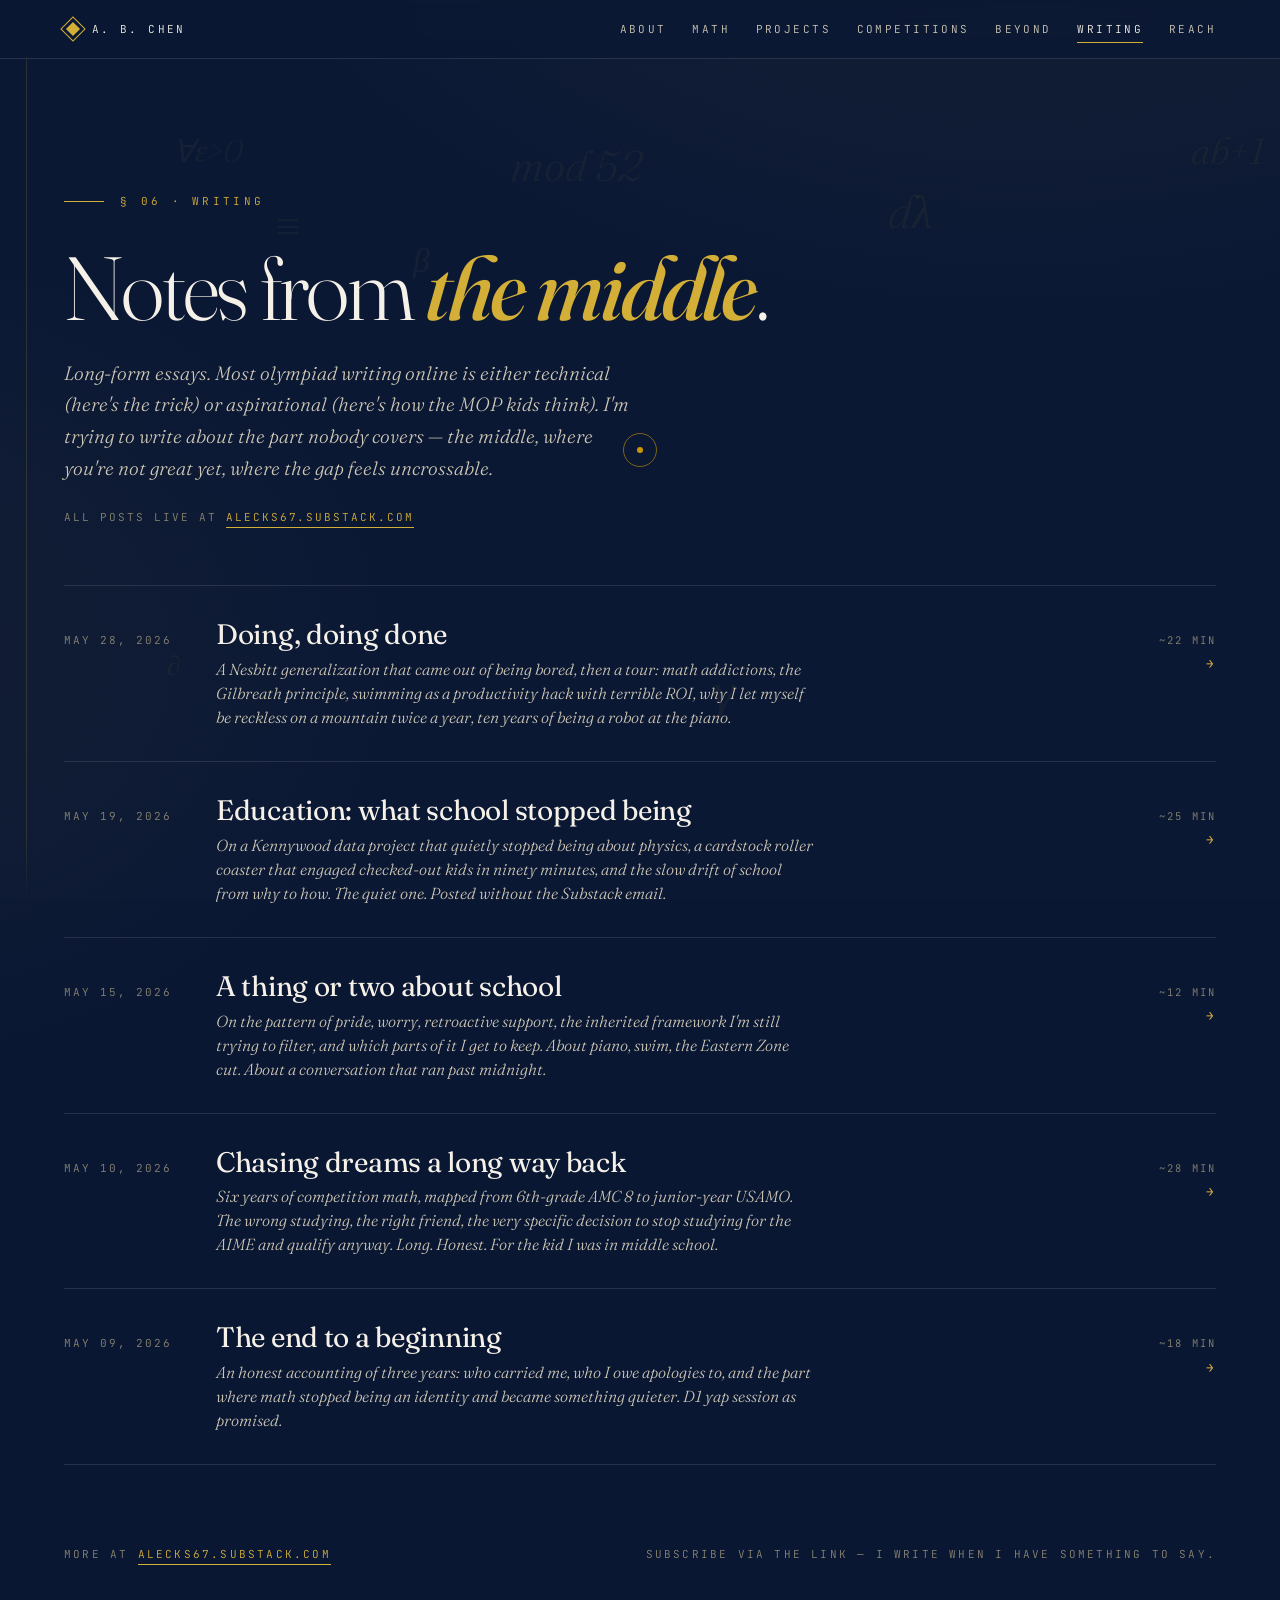
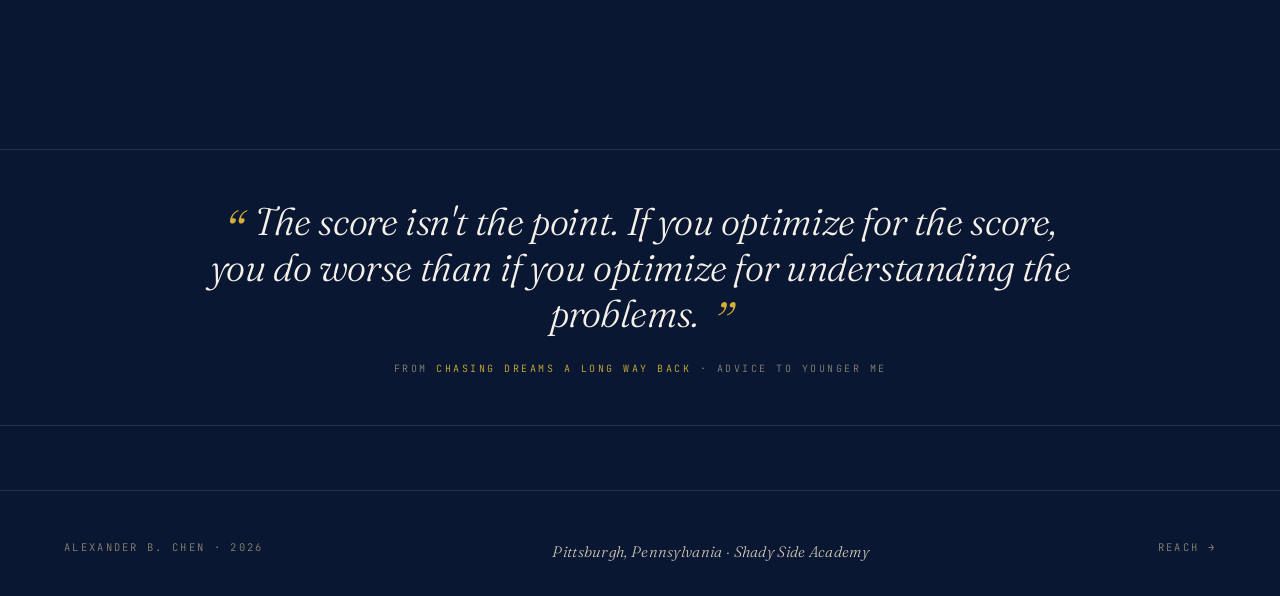
<file: writing.html>
<!doctype html>
<html lang="en">
<head>
<meta charset="utf-8" />
<meta name="viewport" content="width=device-width, initial-scale=1, viewport-fit=cover" />
<title>Writing — Alexander B. Chen</title>
<meta name="description" content="Long-form essays on competition math, USAMO prep, school, parents, and the year a 5 taught me more than a medal would have." />
<meta name="theme-color" content="#0a1733" />
<link rel="preconnect" href="https://fonts.googleapis.com" />
<link rel="preconnect" href="https://fonts.gstatic.com" crossorigin />
<link href="https://fonts.googleapis.com/css2?family=Fraunces:ital,opsz,wght@0,9..144,300;0,9..144,500;0,9..144,700;0,9..144,900;1,9..144,500&family=Inter:wght@300;400;500;600&family=JetBrains+Mono:wght@400;500&display=swap" rel="stylesheet" />
<link rel="stylesheet" href="styles.css" />
<style>
.writing-intro{padding:7rem var(--pad-x) 3rem}
.writing-intro h1{
  font-family:var(--serif);font-weight:300;
  font-size:clamp(2.8rem, 7vw, 5.6rem);
  line-height:1.02;letter-spacing:-.03em;
  margin:0 0 1.5rem;max-width:18ch;
}
.writing-intro h1 .italic{font-style:italic;color:var(--gold);font-weight:500}
.writing-intro .lead{
  font-family:var(--serif);font-style:italic;
  font-size:clamp(1.05rem, 1.5vw, 1.3rem);
  color:var(--paper-dim);max-width:48ch;margin:0;
}
.writing-intro .home{
  margin-top:1.5rem;
  font-family:var(--mono);font-size:11px;
  letter-spacing:.18em;text-transform:uppercase;
  color:var(--paper-mute);
}
.writing-intro .home a{
  color:var(--gold);border-bottom:1px solid var(--gold);padding-bottom:.15rem;
}

.posts-section{
  padding:0 var(--pad-x) var(--pad-y);
}
.posts-list{list-style:none;margin:0;padding:0}
.post-item{
  display:grid;
  grid-template-columns:12ch 1fr 10ch;
  gap:2rem;align-items:baseline;
  padding:2rem 0;
  border-bottom:1px solid var(--rule);
  transition:padding-left .3s var(--ease), background .3s var(--ease);
}
.post-item:hover{padding-left:.8rem;background:rgba(212,175,55,0.02)}
.post-item:first-child{border-top:1px solid var(--rule)}
.post-link{display:contents;color:inherit}
.post-date{
  font-family:var(--mono);
  font-size:11px;letter-spacing:.18em;
  color:var(--paper-mute);
  text-transform:uppercase;
}
.post-body .post-title{
  font-family:var(--serif);
  font-size:clamp(1.3rem, 2.2vw, 1.9rem);
  font-weight:400;
  margin:0 0 .4rem;line-height:1.15;letter-spacing:-.01em;
  transition:color .3s var(--ease);
}
.post-link:hover .post-title{color:var(--gold)}
.post-desc{
  font-family:var(--serif);font-style:italic;
  color:var(--paper-dim);font-size:1rem;margin:0;
  max-width:60ch;line-height:1.5;
}
.post-read{
  font-family:var(--mono);font-size:10.5px;
  letter-spacing:.2em;color:var(--paper-mute);
  text-align:right;text-transform:uppercase;
}
.post-read .arrow{display:block;color:var(--gold);font-size:1.2em;margin-top:.3rem}
@media (max-width:780px){
  .post-item{grid-template-columns:1fr;gap:.5rem}
  .post-read{text-align:left}
  .post-read .arrow{display:inline;margin-left:1rem}
}

.posts-cta{
  margin-top:3rem;padding:2rem 0;
  font-family:var(--mono);font-size:11px;
  letter-spacing:.2em;text-transform:uppercase;
  color:var(--paper-mute);
  display:flex;justify-content:space-between;align-items:center;flex-wrap:wrap;gap:1rem;
}
.posts-cta a{
  color:var(--gold);border-bottom:1px solid var(--gold);padding-bottom:.15rem;
}

.featured-quote{
  margin:4rem 0;padding:3rem var(--pad-x);
  border-top:1px solid var(--rule);
  border-bottom:1px solid var(--rule);
  text-align:center;
}
.featured-quote blockquote{
  font-family:var(--serif);font-style:italic;
  font-size:clamp(1.4rem, 3vw, 2.4rem);
  line-height:1.2;letter-spacing:-.01em;
  color:var(--paper);max-width:36ch;
  margin:0 auto;font-weight:300;
}
.featured-quote blockquote::before{content:"\201C";color:var(--gold);font-size:1.5em;line-height:0;vertical-align:-.3em;margin-right:.1em}
.featured-quote blockquote::after{content:"\201D";color:var(--gold);font-size:1.5em;line-height:0;vertical-align:-.3em;margin-left:.1em}
.featured-quote cite{
  display:block;margin-top:1.5rem;
  font-family:var(--mono);font-size:10px;
  letter-spacing:.25em;text-transform:uppercase;
  color:var(--paper-mute);font-style:normal;
}
.featured-quote cite a{color:var(--gold)}
</style>
</head>
<body>

<div class="bg-symbols" aria-hidden="true"></div>
<div class="margin-trace" aria-hidden="true"><div class="fill"></div></div>
<div class="cursor-ring" aria-hidden="true"></div>
<div class="cursor-dot" aria-hidden="true"></div>

<header class="site-header">
  <a class="brand" href="index.html" data-cursor="hover">
    <span class="brand-mark" aria-hidden="true"></span>
    <span>A. B. Chen</span>
  </a>
  <nav>
    <ul class="nav-list">
      <li><a href="about.html">About</a></li>
      <li><a href="math.html">Math</a></li>
      <li><a href="projects.html">Projects</a></li>
      <li><a href="competitions.html">Competitions</a></li>
      <li><a href="beyond.html">Beyond</a></li>
      <li><a href="writing.html" aria-current="page">Writing</a></li>
      <li><a href="reach.html">Reach</a></li>
    </ul>
  </nav>
</header>

<main>
<section class="writing-intro">
  <p class="page-eyebrow">§ 06 · Writing</p>
  <h1>Notes from <span class="italic">the middle</span>.</h1>
  <p class="lead">Long-form essays. Most olympiad writing online is either technical (here's the trick) or aspirational (here's how the MOP kids think). I'm trying to write about the part nobody covers — the middle, where you're not great yet, where the gap feels uncrossable.</p>
  <p class="home">All posts live at <a href="https://alecks67.substack.com/" target="_blank" rel="noopener" data-cursor="hover">alecks67.substack.com</a></p>
</section>

<section class="posts-section">
  <ul class="posts-list">

    <li class="post-item">
      <a href="https://alecks67.substack.com/" target="_blank" rel="noopener" class="post-link" data-cursor="hover">
        <div class="post-date">May 28, 2026</div>
        <div class="post-body">
          <h2 class="post-title">Doing, doing done</h2>
          <p class="post-desc">A Nesbitt generalization that came out of being bored, then a tour: math addictions, the Gilbreath principle, swimming as a productivity hack with terrible ROI, why I let myself be reckless on a mountain twice a year, ten years of being a robot at the piano.</p>
        </div>
        <div class="post-read">~22 min<span class="arrow">→</span></div>
      </a>
    </li>

    <li class="post-item">
      <a href="https://alecks67.substack.com/p/education-what-school-stopped-being" target="_blank" rel="noopener" class="post-link" data-cursor="hover">
        <div class="post-date">May 19, 2026</div>
        <div class="post-body">
          <h2 class="post-title">Education: what school stopped being</h2>
          <p class="post-desc">On a Kennywood data project that quietly stopped being about physics, a cardstock roller coaster that engaged checked-out kids in ninety minutes, and the slow drift of school from <em>why</em> to <em>how</em>. The quiet one. Posted without the Substack email.</p>
        </div>
        <div class="post-read">~25 min<span class="arrow">→</span></div>
      </a>
    </li>

    <li class="post-item">
      <a href="https://alecks67.substack.com/p/a-thing-or-two-about-school" target="_blank" rel="noopener" class="post-link" data-cursor="hover">
        <div class="post-date">May 15, 2026</div>
        <div class="post-body">
          <h2 class="post-title">A thing or two about school</h2>
          <p class="post-desc">On the pattern of <em>pride, worry, retroactive support</em>, the inherited framework I'm still trying to filter, and which parts of it I get to keep. About piano, swim, the Eastern Zone cut. About a conversation that ran past midnight.</p>
        </div>
        <div class="post-read">~12 min<span class="arrow">→</span></div>
      </a>
    </li>

    <li class="post-item">
      <a href="https://alecks67.substack.com/p/chasing-dreams-a-long-way-back" target="_blank" rel="noopener" class="post-link" data-cursor="hover">
        <div class="post-date">May 10, 2026</div>
        <div class="post-body">
          <h2 class="post-title">Chasing dreams a long way back</h2>
          <p class="post-desc">Six years of competition math, mapped from 6th-grade AMC 8 to junior-year USAMO. The wrong studying, the right friend, the very specific decision to <em>stop studying</em> for the AIME and qualify anyway. Long. Honest. For the kid I was in middle school.</p>
        </div>
        <div class="post-read">~28 min<span class="arrow">→</span></div>
      </a>
    </li>

    <li class="post-item">
      <a href="https://alecks67.substack.com/p/the-end-to-a-beginning" target="_blank" rel="noopener" class="post-link" data-cursor="hover">
        <div class="post-date">May 09, 2026</div>
        <div class="post-body">
          <h2 class="post-title">The end to a beginning</h2>
          <p class="post-desc">An honest accounting of three years: who carried me, who I owe apologies to, and the part where math stopped being an identity and became something quieter. D1 yap session as promised.</p>
        </div>
        <div class="post-read">~18 min<span class="arrow">→</span></div>
      </a>
    </li>
  </ul>

  <div class="posts-cta">
    <span>More at <a href="https://alecks67.substack.com/" target="_blank" rel="noopener" data-cursor="hover">alecks67.substack.com</a></span>
    <span>Subscribe via the link &mdash; I write when I have something to say.</span>
  </div>
</section>

<section class="featured-quote">
  <blockquote>
    The score isn't the point. If you optimize for the score, you do worse than if you optimize for understanding the problems.
  </blockquote>
  <cite>from <a href="https://alecks67.substack.com/" target="_blank" rel="noopener" data-cursor="hover">Chasing dreams a long way back</a> &middot; advice to younger me</cite>
</section>
</main>

<footer>
  <div>Alexander B. Chen · 2026</div>
  <div class="colophon">Pittsburgh, Pennsylvania · Shady Side Academy</div>
  <div><a href="reach.html" data-cursor="hover">Reach &rarr;</a></div>
</footer>

<script defer src="site.js"></script>
</body>
</html>
</file>
<file: styles.css>
/* ============================================================
   ALEXANDER B. CHEN — shared stylesheet
   Used by all pages. Navy/gold, Fraunces + Inter + JetBrains Mono.
============================================================ */

:root{
  --ink-1:#0a1733;
  --ink-2:#0d1b3a;
  --ink-3:#142547;
  --ink-4:#1c2f5a;
  --paper:#f5f1e8;
  --paper-dim:#cfc8b6;
  --paper-mute:#8a8472;
  --gold:#d4af37;
  --gold-soft:#b89530;
  --rule:rgba(245,241,232,0.12);
  --rule-strong:rgba(245,241,232,0.28);

  --serif:'Fraunces', 'Cormorant Garamond', Georgia, serif;
  --sans:'Inter', system-ui, -apple-system, sans-serif;
  --mono:'JetBrains Mono', ui-monospace, Menlo, monospace;

  --ease:cubic-bezier(.2,.7,.2,1);
  --ease-out:cubic-bezier(.16,1,.3,1);

  --pad-x:clamp(1.5rem, 5vw, 5rem);
  --pad-y:clamp(4rem, 10vh, 8rem);
}

*,*::before,*::after{box-sizing:border-box}
html,body{margin:0;padding:0}
html{
  background:var(--ink-1);
  color:var(--paper);
  font-family:var(--sans);
  font-weight:300;
  font-size:16px;
  line-height:1.65;
  -webkit-font-smoothing:antialiased;
  text-rendering:optimizeLegibility;
  scroll-behavior:smooth;
}
body{
  background:
    radial-gradient(1400px 900px at 80% -10%, rgba(212,175,55,0.06), transparent 60%),
    radial-gradient(900px 700px at -10% 30%, rgba(212,175,55,0.04), transparent 60%),
    var(--ink-1);
  overflow-x:hidden;
  min-height:100vh;
  position:relative;
}
img,svg{display:block;max-width:100%}
a{color:inherit;text-decoration:none}
button{font:inherit;color:inherit;background:none;border:none;cursor:pointer;padding:0}
:focus-visible{outline:2px solid var(--gold);outline-offset:3px;border-radius:2px}
::selection{background:var(--gold);color:var(--ink-1)}

/* Paper grain */
body::before{
  content:"";
  position:fixed;inset:0;
  pointer-events:none;
  z-index:1;
  opacity:.05;
  mix-blend-mode:overlay;
  background-image:url("data:image/svg+xml;utf8,<svg xmlns='http://www.w3.org/2000/svg' width='200' height='200'><filter id='n'><feTurbulence type='fractalNoise' baseFrequency='0.9' numOctaves='2' stitchTiles='stitch'/><feColorMatrix values='0 0 0 0 1  0 0 0 0 1  0 0 0 0 1  0 0 0 .5 0'/></filter><rect width='100%25' height='100%25' filter='url(%23n)'/></svg>");
}

/* ============================================================
   BACKGROUND DRIFTING SYMBOLS — math glyphs slowly drifting
   diagonally across every page. Pure CSS animation, no JS.
============================================================ */
.bg-symbols{
  position:fixed;inset:0;
  pointer-events:none;
  z-index:0;
  overflow:hidden;
}
.bg-symbols span{
  position:absolute;
  font-family:var(--serif);
  font-style:italic;
  color:rgba(212,175,55,0.06);
  font-weight:300;
  user-select:none;
  white-space:nowrap;
  will-change:transform;
  animation:drift linear infinite;
}
@keyframes drift{
  0%{transform:translate3d(0,0,0) rotate(-8deg)}
  100%{transform:translate3d(-120vw,30vh,0) rotate(-8deg)}
}
@keyframes drift-rev{
  0%{transform:translate3d(0,0,0) rotate(8deg)}
  100%{transform:translate3d(120vw,-30vh,0) rotate(8deg)}
}
.bg-symbols span.rev{animation-name:drift-rev}

/* Gold margin trace — scroll progress as a line down the left */
.margin-trace{
  position:fixed;
  top:0;left:max(1.25rem, 2vw);
  width:1px;height:100vh;
  background:linear-gradient(to bottom, transparent 0, rgba(212,175,55,0.18) 8%, rgba(212,175,55,0.18) 92%, transparent 100%);
  z-index:5;
  pointer-events:none;
}
.margin-trace .fill{
  position:absolute;
  top:0;left:-1px;
  width:3px;
  background:var(--gold);
  box-shadow:0 0 12px rgba(212,175,55,0.6);
  height:0;
  transition:height .1s linear;
}
@media (max-width:780px){.margin-trace{display:none}}

/* ============================================================
   CUSTOM CURSOR
============================================================ */
.cursor-dot,.cursor-ring{
  position:fixed;top:0;left:0;
  pointer-events:none;
  z-index:9999;
  mix-blend-mode:difference;
  will-change:transform;
}
.cursor-dot{
  width:6px;height:6px;border-radius:50%;
  background:var(--gold);
  transform:translate3d(-100px,-100px,0);
  transition:width .2s var(--ease), height .2s var(--ease);
}
.cursor-ring{
  width:34px;height:34px;border-radius:50%;
  border:1px solid rgba(212,175,55,0.6);
  transform:translate3d(-100px,-100px,0);
  transition:width .3s var(--ease), height .3s var(--ease), border-color .3s var(--ease);
}
body.cursor-hover .cursor-dot{width:0;height:0}
body.cursor-hover .cursor-ring{width:60px;height:60px;border-color:var(--gold)}
@media (hover:none),(pointer:coarse){
  .cursor-dot,.cursor-ring{display:none!important}
}

/* ============================================================
   HEADER / NAV (shared across pages)
============================================================ */
.site-header{
  position:fixed;top:0;left:0;right:0;
  display:flex;align-items:center;justify-content:space-between;
  padding:1.25rem var(--pad-x);
  z-index:50;
  font-family:var(--mono);
  font-size:11px;
  letter-spacing:.22em;
  text-transform:uppercase;
  color:var(--paper-dim);
  background:rgba(10,23,51,0.65);
  backdrop-filter:blur(10px);
  -webkit-backdrop-filter:blur(10px);
  border-bottom:1px solid var(--rule);
}
.brand{display:flex;align-items:center;gap:.6rem;color:var(--paper)}
.brand-mark{
  width:18px;height:18px;
  border:1px solid var(--gold);
  position:relative;
  transform:rotate(45deg);
}
.brand-mark::after{
  content:"";position:absolute;inset:3px;background:var(--gold);
}
.nav-list{display:flex;gap:1.6rem;list-style:none;margin:0;padding:0}
.nav-list a{position:relative;padding:.25rem 0;color:var(--paper-dim);transition:color .3s var(--ease)}
.nav-list a:hover,.nav-list a[aria-current="page"]{color:var(--paper)}
.nav-list a::after{
  content:"";position:absolute;left:0;bottom:-3px;
  width:0;height:1px;background:var(--gold);
  transition:width .35s var(--ease);
}
.nav-list a:hover::after,.nav-list a[aria-current="page"]::after{width:100%}
@media (max-width:880px){
  .nav-list{gap:.9rem;font-size:9.5px;letter-spacing:.16em}
  .nav-list li:nth-child(n+5){display:none}
}
@media (max-width:540px){
  .nav-list li:nth-child(n+4){display:none}
  .site-header{padding:1rem 1.25rem}
}

/* ============================================================
   PAGE FRAME
============================================================ */
main{position:relative;z-index:2;padding-top:5rem}
.page{padding:var(--pad-y) var(--pad-x);min-height:80vh}
.page-eyebrow{
  font-family:var(--mono);
  font-size:11px;
  letter-spacing:.3em;
  text-transform:uppercase;
  color:var(--gold);
  display:flex;align-items:center;gap:1rem;
  margin:0 0 2rem;
}
.page-eyebrow::before{
  content:"";display:inline-block;
  width:40px;height:1px;background:var(--gold);
}
.page-title{
  font-family:var(--serif);
  font-weight:300;
  font-size:clamp(2.8rem, 7vw, 6rem);
  line-height:1.02;
  letter-spacing:-.03em;
  margin:0 0 3rem;
  max-width:18ch;
}
.page-title .italic{font-style:italic;color:var(--gold);font-weight:500}

/* ============================================================
   FOOTER
============================================================ */
footer{
  position:relative;z-index:2;
  padding:3rem var(--pad-x) 2rem;
  border-top:1px solid var(--rule);
  font-family:var(--mono);
  font-size:10.5px;letter-spacing:.22em;
  text-transform:uppercase;
  color:var(--paper-mute);
  display:flex;justify-content:space-between;flex-wrap:wrap;gap:1rem;
}
footer .colophon{
  max-width:42ch;
  text-transform:none;
  letter-spacing:.02em;
  font-family:var(--serif);
  font-style:italic;
  color:var(--paper-dim);
  font-size:.95rem;
}

/* ============================================================
   REUSABLE — buttons, links, etc
============================================================ */
.gold-link{
  display:inline-flex;align-items:center;gap:.6rem;
  font-family:var(--mono);font-size:11px;
  letter-spacing:.25em;text-transform:uppercase;
  color:var(--paper);
  padding:.6rem 0;
  border-bottom:1px solid var(--gold);
  transition:gap .3s var(--ease), color .3s var(--ease);
}
.gold-link:hover{gap:1rem;color:var(--gold)}
.gold-btn{
  display:inline-flex;align-items:center;justify-content:center;gap:.6rem;
  font-family:var(--mono);font-size:11px;
  letter-spacing:.25em;text-transform:uppercase;
  color:var(--ink-1);
  background:var(--gold);
  padding:1rem 1.6rem;
  border:1px solid var(--gold);
  transition:background .3s var(--ease), color .3s var(--ease);
}
.gold-btn:hover{background:transparent;color:var(--gold)}
.ghost-btn{
  display:inline-flex;align-items:center;justify-content:center;gap:.6rem;
  font-family:var(--mono);font-size:11px;
  letter-spacing:.25em;text-transform:uppercase;
  color:var(--paper);
  background:transparent;
  padding:1rem 1.6rem;
  border:1px solid var(--paper-dim);
  transition:border-color .3s var(--ease), color .3s var(--ease);
}
.ghost-btn:hover{border-color:var(--gold);color:var(--gold)}

/* ============================================================
   REVEAL ON SCROLL (CSS-only fallback + JS enhanced)
   Elements with data-reveal start invisible, gain .in when
   IntersectionObserver fires.
============================================================ */
[data-reveal]{
  opacity:0;transform:translateY(28px);
  transition:opacity .9s var(--ease), transform .9s var(--ease);
}
[data-reveal].in{opacity:1;transform:none}
[data-reveal][data-delay="1"]{transition-delay:.08s}
[data-reveal][data-delay="2"]{transition-delay:.16s}
[data-reveal][data-delay="3"]{transition-delay:.24s}
[data-reveal][data-delay="4"]{transition-delay:.32s}
[data-reveal][data-delay="5"]{transition-delay:.40s}

/* Reduced motion override */
@media (prefers-reduced-motion: reduce){
  *,*::before,*::after{
    animation-duration:.01ms!important;
    animation-iteration-count:1!important;
    transition-duration:.01ms!important;
  }
  [data-reveal]{opacity:1;transform:none}
  .bg-symbols{display:none}
}

/* ============================================================
   PROSE / EDITORIAL
============================================================ */
.prose{
  font-family:var(--serif);
  font-weight:300;
  font-size:clamp(1.1rem, 1.5vw, 1.3rem);
  line-height:1.65;
  color:var(--paper);
  max-width:36em;
}
.prose p{margin:0 0 1.5em}
.prose em{color:var(--gold);font-style:italic}
.prose strong{color:var(--paper);font-weight:500}

.pullquote{
  font-family:var(--serif);
  font-style:italic;
  font-weight:300;
  font-size:clamp(2rem, 5vw, 4rem);
  line-height:1.08;
  letter-spacing:-.02em;
  color:var(--paper);
  margin:3rem 0 3rem -2rem;
  max-width:18ch;
  position:relative;
}
.pullquote::before{
  content:"\201C";
  position:absolute;
  top:-.4em;left:-.55em;
  font-size:2em;
  color:var(--gold);
  opacity:.7;
}
.pullquote .em{color:var(--gold);font-style:normal}
@media (max-width:720px){.pullquote{margin-left:0}.pullquote::before{left:-.3em}}

/* ============================================================
   NAMED PEOPLE — Ryan Gong (math VP, co-author)
============================================================ */
.name-ryan{
  color:var(--gold);
  font-weight:500;
  font-style:normal;
  white-space:nowrap;
}
</file>
